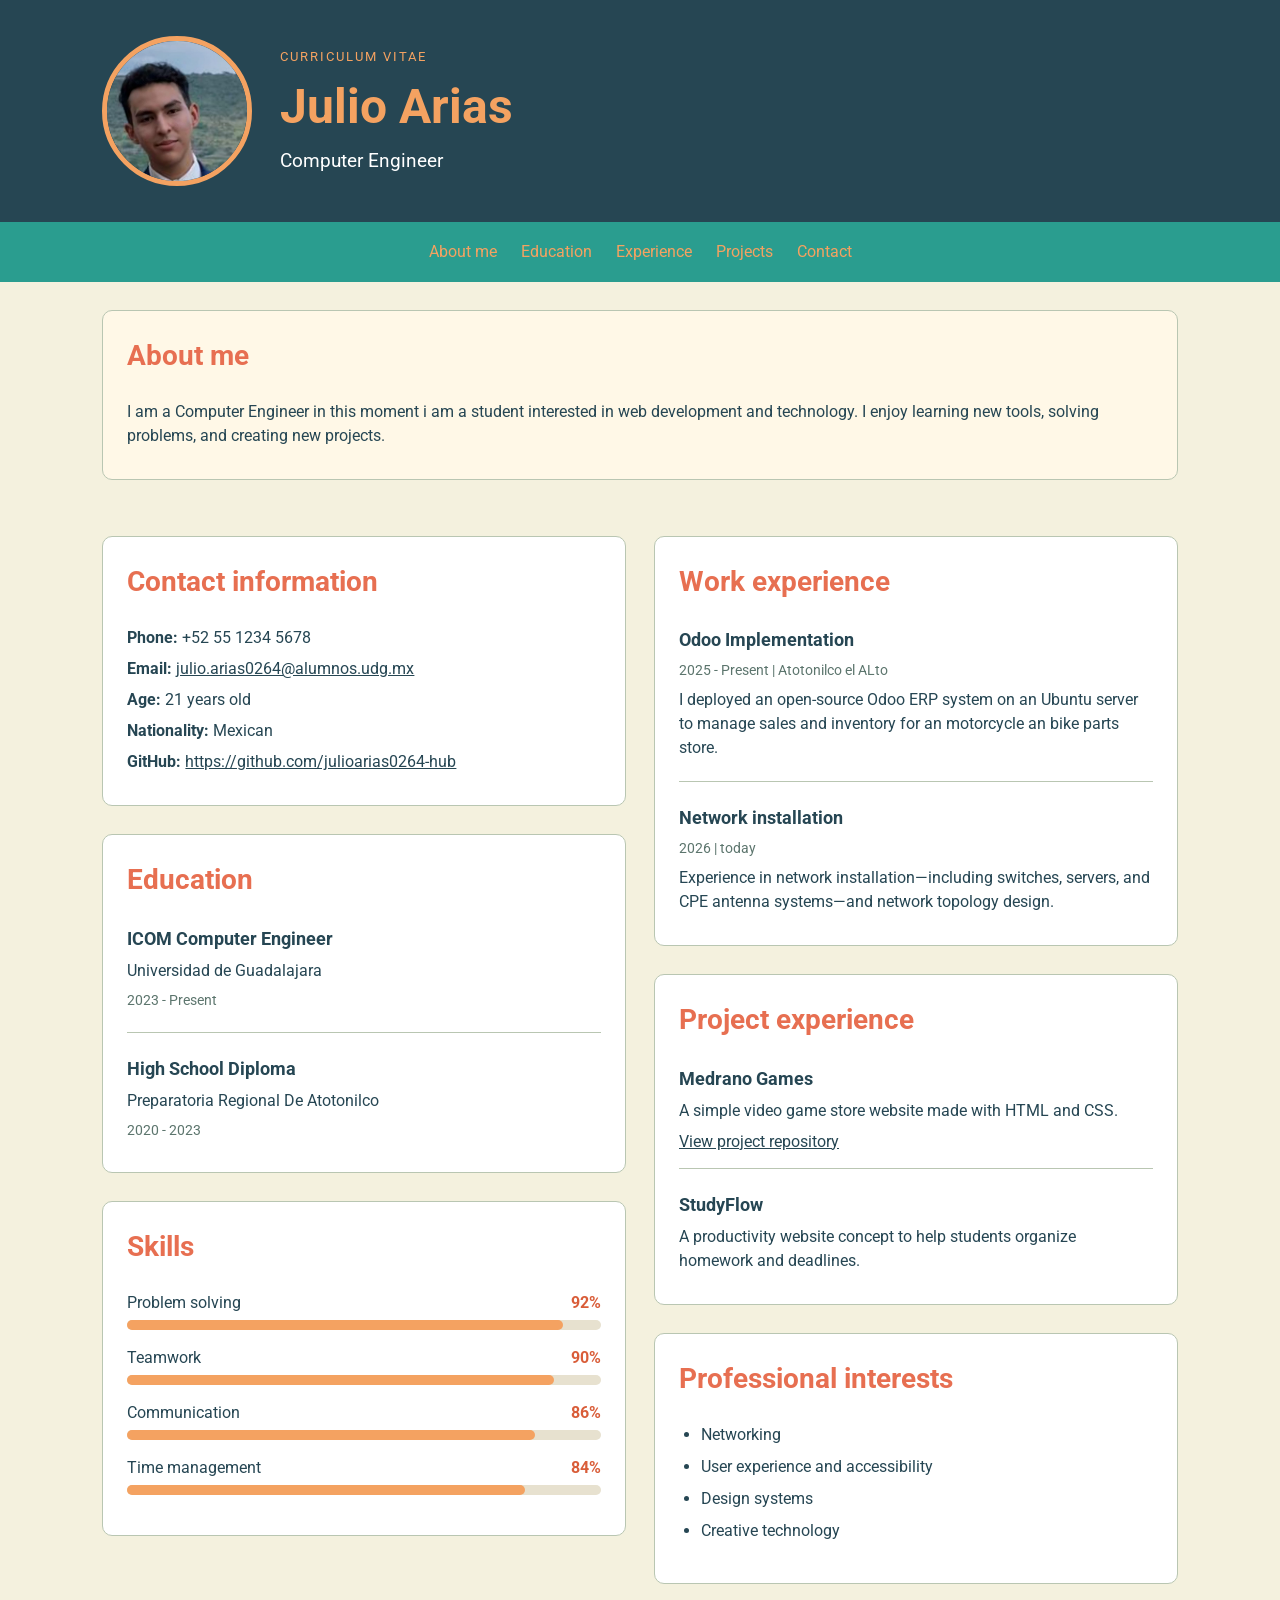
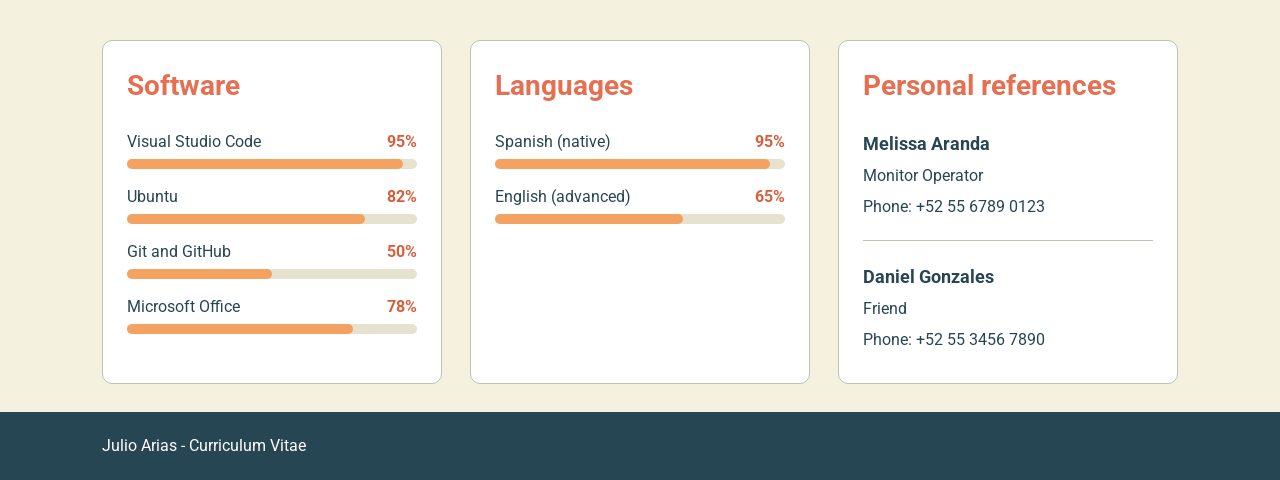
<file: docs/index.html>
<!DOCTYPE html>
<html lang="en">

<head>
    <meta charset="UTF-8">
    <meta name="viewport" content="width=device-width, initial-scale=1.0">
    <title>Julio Arias - Curriculum Vitae</title>
    <link rel="stylesheet" href="style.css?v=2">
</head>

<body>
    <header class="header">
        <img class="profile-photo" src="assets/WhatsApp Image 2026-09-11 at 8.55.36 AM.jpeg"
            alt="Profile photograph of Julio Arias" width="500" height="500">
        <div>
            <p class="small-title">CURRICULUM VITAE</p>
            <h1>Julio Arias</h1>
            <p class="job-title">Computer Engineer</p>
        </div>
    </header>

    <nav class="navigation">
        <a href="#about">About me</a>
        <a href="#education">Education</a>
        <a href="#experience">Experience</a>
        <a href="#projects">Projects</a>
        <a href="#contact">Contact</a>
    </nav>

    <main class="container">
        <section id="about" class="section about-section">
            <h2>About me</h2>
            <p>I am a Computer Engineer in this moment i am a student interested in web development and technology. I
                enjoy learning new
                tools, solving problems, and creating new projects.</p>
        </section>

        <div class="columns">
            <div>
                <section id="contact" class="section info-box">
                    <h2>Contact information</h2>
                    <p><strong>Phone:</strong> +52 55 1234 5678</p>
                    <p><strong>Email:</strong> <a
                            href="mailto:julio.arias0264@alumnos.udg.mx">julio.arias0264@alumnos.udg.mx</a>
                    </p>
                    <p><strong>Age:</strong> 21 years old</p>
                    <p><strong>Nationality:</strong> Mexican</p>
                    <p><strong>GitHub:</strong> <a href="https://github.com" target="_blank"
                            rel="noreferrer">https://github.com/julioarias0264-hub</a></p>
                </section>

                <section id="education" class="section info-box">
                    <h2>Education</h2>
                    <article>
                        <h3> ICOM Computer Engineer</h3>
                        <p>Universidad de Guadalajara</p>
                        <p class="date">2023 - Present</p>
                    </article>
                    <article>
                        <h3>High School Diploma</h3>
                        <p>Preparatoria Regional De Atotonilco</p>
                        <p class="date">2020 - 2023</p>
                    </article>
                </section>

                <section class="section info-box">
                    <h2>Skills</h2>
                    <div class="skill">
                        <p>Problem solving <span>92%</span></p>
                        <div class="bar">
                            <div style="width: 92%"></div>
                        </div>
                    </div>
                    <div class="skill">
                        <p>Teamwork <span>90%</span></p>
                        <div class="bar">
                            <div style="width: 90%"></div>
                        </div>
                    </div>
                    <div class="skill">
                        <p>Communication <span>86%</span></p>
                        <div class="bar">
                            <div style="width: 86%"></div>
                        </div>
                    </div>
                    <div class="skill">
                        <p>Time management <span>84%</span></p>
                        <div class="bar">
                            <div style="width: 84%"></div>
                        </div>
                    </div>
                </section>
            </div>

            <div>
                <section id="experience" class="section info-box">
                    <h2>Work experience</h2>
                    <article>
                        <h3>Odoo Implementation</h3>
                        <p class="date">2025 - Present | Atotonilco el ALto</p>
                        <p>I deployed an open-source Odoo ERP system on an Ubuntu server to manage sales and inventory
                            for an motorcycle an bike parts store.</p>
                    </article>
                    <article>
                        <h3>Network installation</h3>
                        <p class="date"> 2026 | today</p>
                        <p>Experience in network installation—including switches, servers, and CPE antenna systems—and
                            network topology design.</p>
                    </article>
                </section>

                <section id="projects" class="section info-box">
                    <h2>Project experience</h2>
                    <article>
                        <h3>Medrano Games</h3>
                        <p>A simple video game store website made with HTML and CSS.</p>
                        <a href="https://github.com/julioarias0264-hub/HTML_CSS/tree/feature/julio-arias/alumnos/julio-arias">View project repository</a>
                    </article>
                    <article>
                        <h3>StudyFlow</h3>
                        <p>A productivity website concept to help students organize homework and deadlines.</p>
                    </article>
                </section>

                <section class="section info-box">
                    <h2>Professional interests</h2>
                    <ul>
                        <li>Networking</li>
                        <li>User experience and accessibility</li>
                        <li>Design systems</li>
                        <li>Creative technology</li>
                    </ul>
                </section>
            </div>
        </div>

        <div class="columns bottom-columns">
            <section class="section info-box">
                <h2>Software</h2>
                <div class="skill">
                    <p>Visual Studio Code <span>95%</span></p>
                    <div class="bar">
                        <div style="width: 95%"></div>
                    </div>
                </div>
                <div class="skill">
                    <p>Ubuntu <span>82%</span></p>
                    <div class="bar">
                        <div style="width: 82%"></div>
                    </div>
                </div>
                <div class="skill">
                    <p>Git and GitHub <span>50%</span></p>
                    <div class="bar">
                        <div style="width: 50%"></div>
                    </div>
                </div>
                <div class="skill">
                    <p>Microsoft Office <span>78%</span></p>
                    <div class="bar">
                        <div style="width: 78%"></div>
                    </div>
                </div>
            </section>

            <section class="section info-box">
                <h2>Languages</h2>
                <div class="skill">
                    <p>Spanish (native) <span>95%</span></p>
                    <div class="bar">
                        <div style="width: 95%"></div>
                    </div>
                </div>
                <div class="skill">
                    <p>English (advanced) <span>65%</span></p>
                    <div class="bar">
                        <div style="width: 65%"></div>
                    </div>
                </div>
            </section>

            <section class="section info-box">
                <h2>Personal references</h2>
                <article>
                    <h3>Melissa Aranda</h3>
                    <p>Monitor Operator</p>
                    <p>Phone: +52 55 6789 0123</p>
                </article>
                <article>
                    <h3>Daniel Gonzales</h3>
                    <p>Friend</p>
                    <p>Phone: +52 55 3456 7890</p>
                </article>
            </section>
        </div>
    </main>

    <footer class="footer">
        <p>Julio Arias - Curriculum Vitae</p>
    </footer>
</body>

</html>
</file>
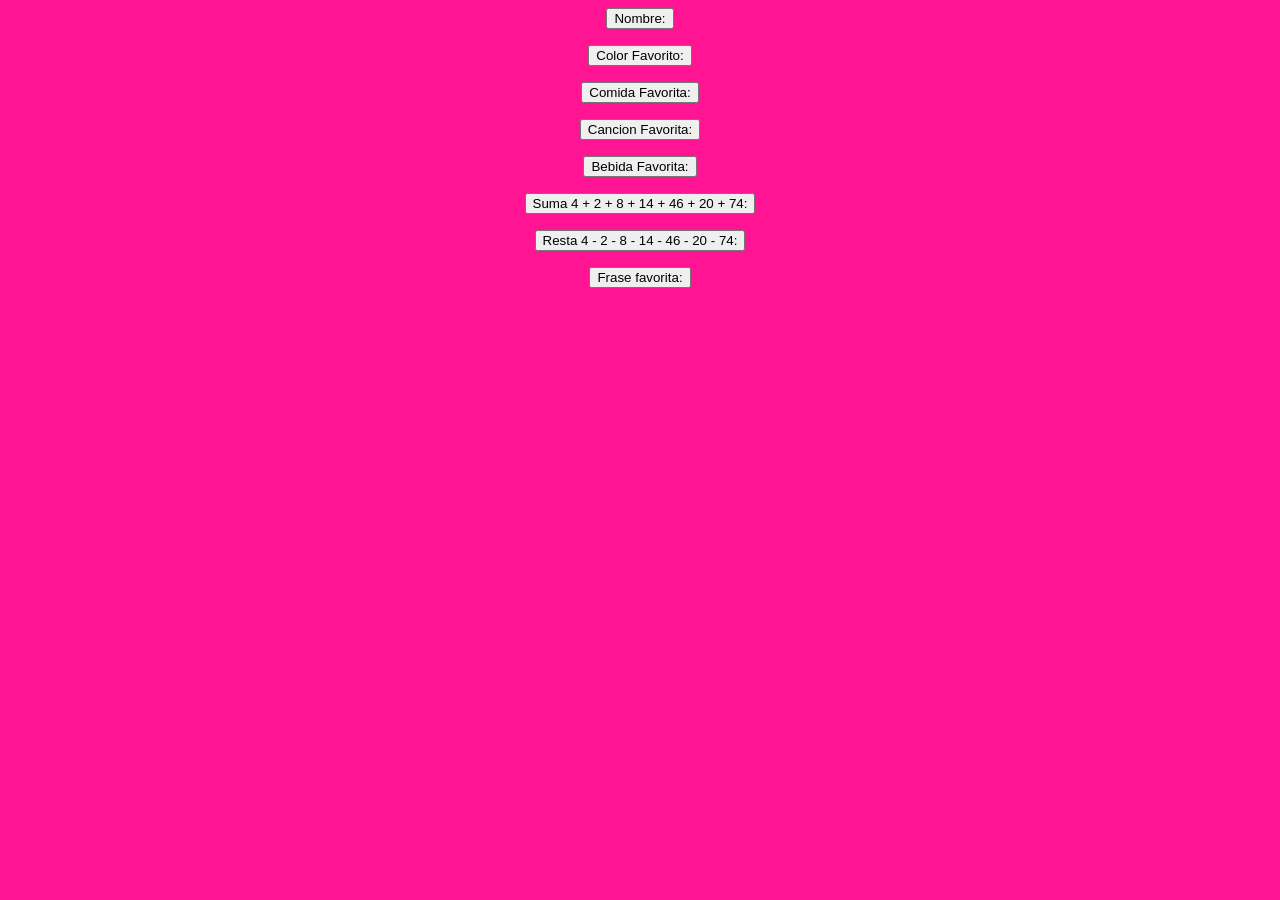
<file: alumnos/Alan_Balderrama/index.html>
<!DOCTYPE html>
<html lang="en">
<head>
    <meta charset="UTF-8">
    <meta name="viewport" content="width=device-width, initial-scale=1.0">
    <title>Document</title>
    <link rel="stylesheet" href="style.css">
</head>
<body>
    



 <div> <button type="button" onclick="nombre()">Nombre:</button> </div> 
 <p id="nombre" ></p>

 <div> <button type="button" onclick="color()">Color Favorito:</button> </div> 
 <p id="color" ></p>

 <div> <button type="button" onclick="comida()">Comida Favorita:</button> </div>
 <p id="comida" ></p>

 <div> <button type="button" onclick="cancion()">Cancion Favorita:</button> </div> 
 <p id="cancion" ></p>

 <div> <button type="button" onclick="bebida()">Bebida Favorita:</button> </div> 
 <p id="bebida" ></p>

 <div> <button type="button" onclick="suma()">Suma 4 + 2 + 8 + 14 + 46 + 20 + 74:</button> </div> 
 <p id="suma" ></p>

 <div> <button type="button" onclick="resta()">Resta 4 - 2 - 8 - 14 - 46 - 20 - 74:</button> </div> 
 <p id="resta" ></p>

 <div> <button type="button" onclick="frase()">Frase favorita:</button> </div> 
 <p id="frase" ></p>



<script src="script.js"> </script>





</body>
</html>
</file>
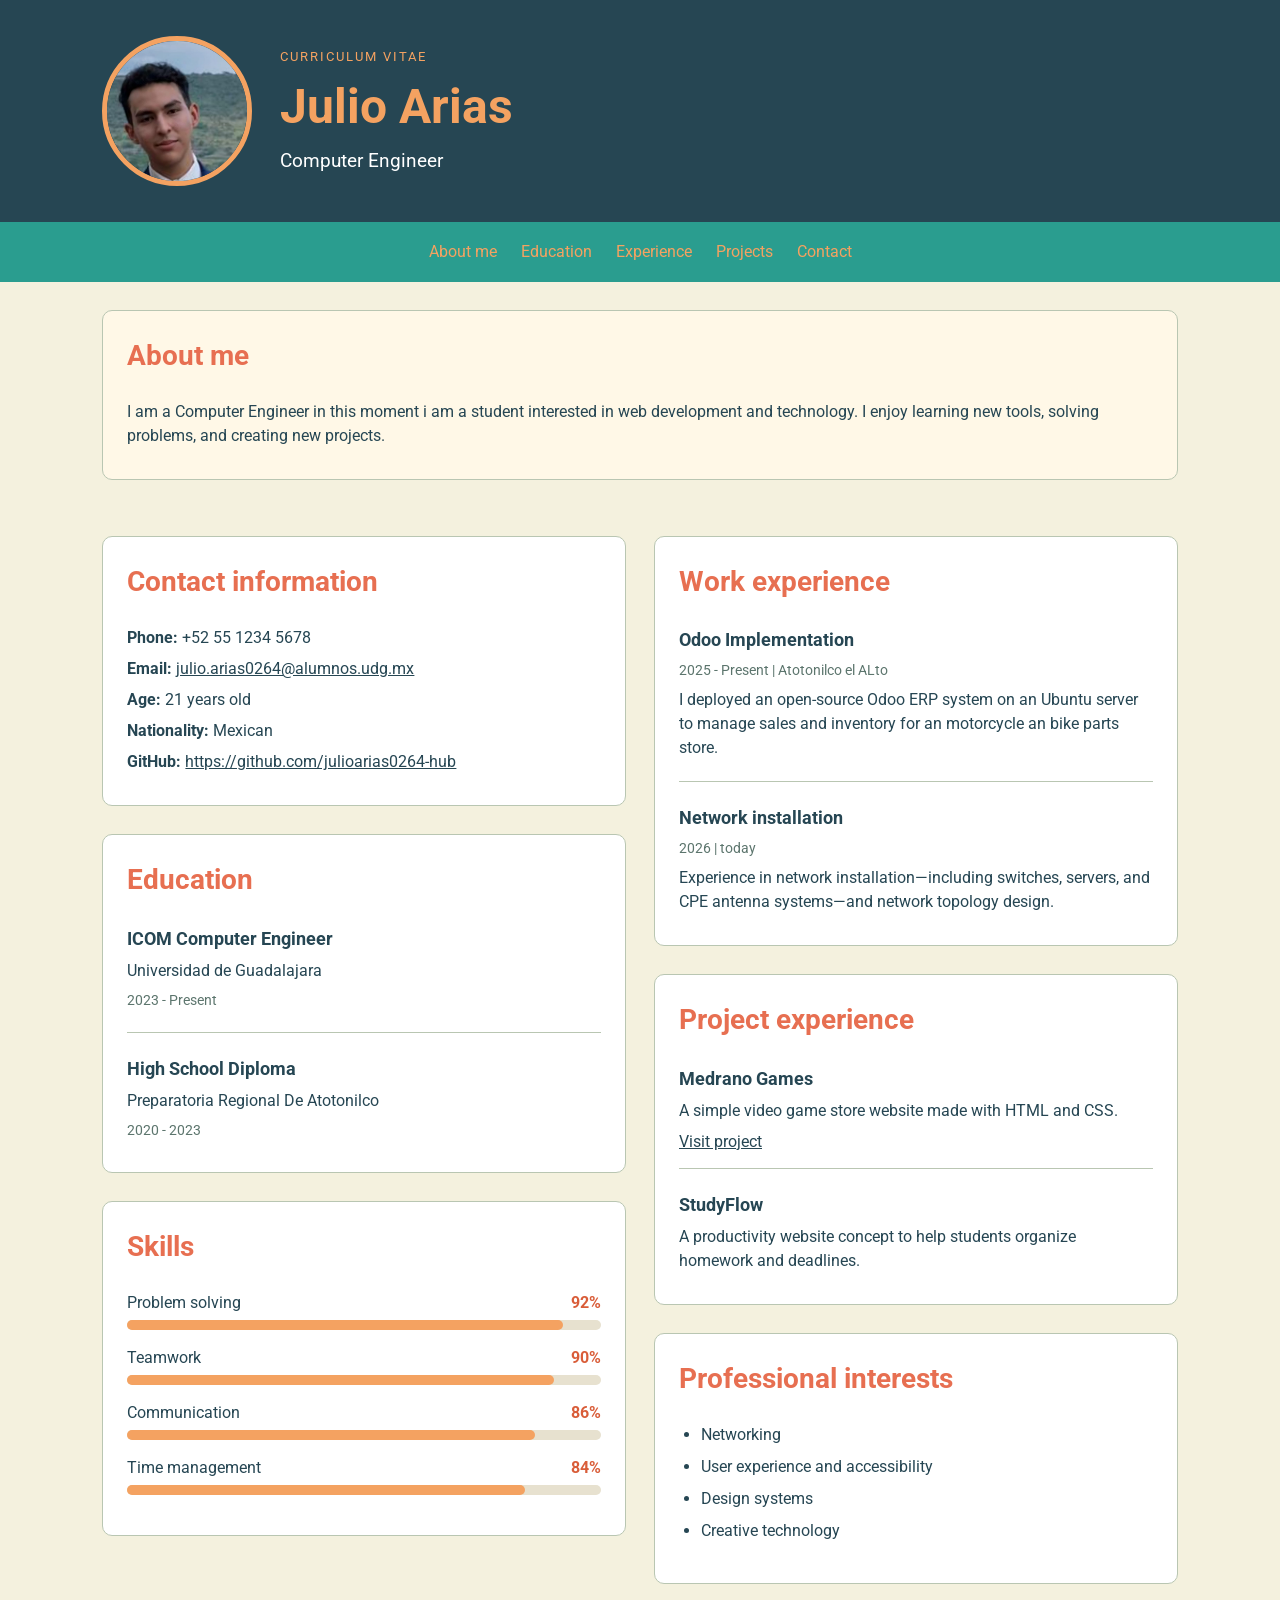
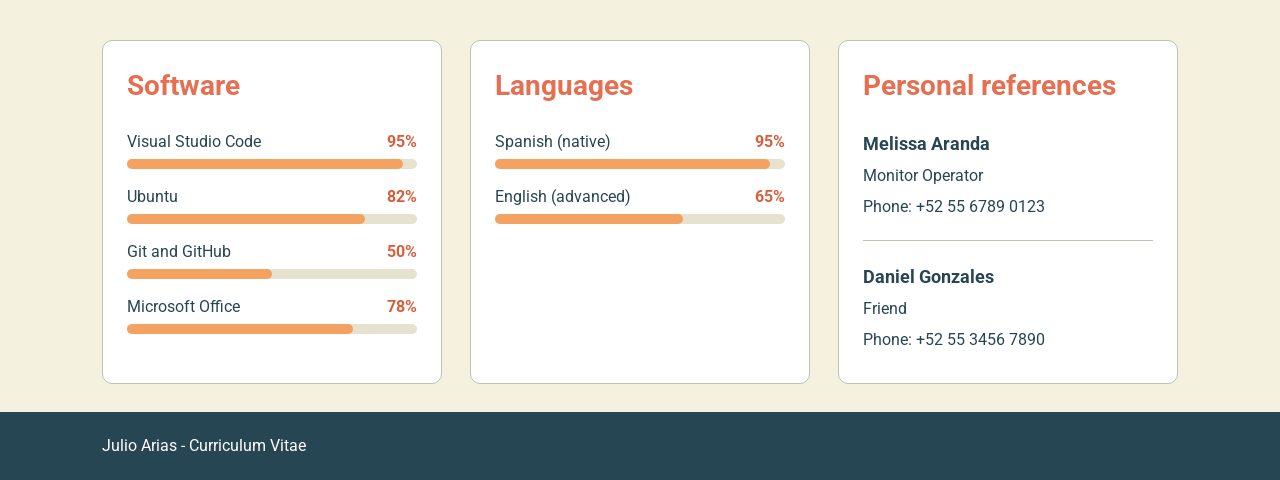
<file: alumnos/julio-arias-cv/index.html>
<!DOCTYPE html>
<html lang="en">

<head>
    <meta charset="UTF-8">
    <meta name="viewport" content="width=device-width, initial-scale=1.0">
    <title>Julio Arias - Curriculum Vitae</title>
    <link rel="stylesheet" href="style.css">
</head>

<body>
    <header class="header">
        <img class="profile-photo" src="assets/WhatsApp Image 2026-09-11 at 8.55.36 AM.jpeg"
            alt="Profile photograph of Julio Arias" width="500" height="500">
        <div>
            <p class="small-title">CURRICULUM VITAE</p>
            <h1>Julio Arias</h1>
            <p class="job-title">Computer Engineer</p>
        </div>
    </header>

    <nav class="navigation">
        <a href="#about">About me</a>
        <a href="#education">Education</a>
        <a href="#experience">Experience</a>
        <a href="#projects">Projects</a>
        <a href="#contact">Contact</a>
    </nav>

    <main class="container">
        <section id="about" class="section about-section">
            <h2>About me</h2>
            <p>I am a Computer Engineer in this moment i am a student interested in web development and technology. I
                enjoy learning new
                tools, solving problems, and creating new projects.</p>
        </section>

        <div class="columns">
            <div>
                <section id="contact" class="section info-box">
                    <h2>Contact information</h2>
                    <p><strong>Phone:</strong> +52 55 1234 5678</p>
                    <p><strong>Email:</strong> <a
                            href="mailto:julio.arias0264@alumnos.udg.mx">julio.arias0264@alumnos.udg.mx</a>
                    </p>
                    <p><strong>Age:</strong> 21 years old</p>
                    <p><strong>Nationality:</strong> Mexican</p>
                    <p><strong>GitHub:</strong> <a href="https://github.com" target="_blank"
                            rel="noreferrer">https://github.com/julioarias0264-hub</a></p>
                </section>

                <section id="education" class="section info-box">
                    <h2>Education</h2>
                    <article>
                        <h3> ICOM Computer Engineer</h3>
                        <p>Universidad de Guadalajara</p>
                        <p class="date">2023 - Present</p>
                    </article>
                    <article>
                        <h3>High School Diploma</h3>
                        <p>Preparatoria Regional De Atotonilco</p>
                        <p class="date">2020 - 2023</p>
                    </article>
                </section>

                <section class="section info-box">
                    <h2>Skills</h2>
                    <div class="skill">
                        <p>Problem solving <span>92%</span></p>
                        <div class="bar">
                            <div style="width: 92%"></div>
                        </div>
                    </div>
                    <div class="skill">
                        <p>Teamwork <span>90%</span></p>
                        <div class="bar">
                            <div style="width: 90%"></div>
                        </div>
                    </div>
                    <div class="skill">
                        <p>Communication <span>86%</span></p>
                        <div class="bar">
                            <div style="width: 86%"></div>
                        </div>
                    </div>
                    <div class="skill">
                        <p>Time management <span>84%</span></p>
                        <div class="bar">
                            <div style="width: 84%"></div>
                        </div>
                    </div>
                </section>
            </div>

            <div>
                <section id="experience" class="section info-box">
                    <h2>Work experience</h2>
                    <article>
                        <h3>Odoo Implementation</h3>
                        <p class="date">2025 - Present | Atotonilco el ALto</p>
                        <p>I deployed an open-source Odoo ERP system on an Ubuntu server to manage sales and inventory
                            for an motorcycle an bike parts store.</p>
                    </article>
                    <article>
                        <h3>Network installation</h3>
                        <p class="date"> 2026 | today</p>
                        <p>Experience in network installation—including switches, servers, and CPE antenna systems—and
                            network topology design.</p>
                    </article>
                </section>

                <section id="projects" class="section info-box">
                    <h2>Project experience</h2>
                    <article>
                        <h3>Medrano Games</h3>
                        <p>A simple video game store website made with HTML and CSS.</p>
                        <a href="../julio-arias/index.html">Visit project</a>
                    </article>
                    <article>
                        <h3>StudyFlow</h3>
                        <p>A productivity website concept to help students organize homework and deadlines.</p>
                    </article>
                </section>

                <section class="section info-box">
                    <h2>Professional interests</h2>
                    <ul>
                        <li>Networking</li>
                        <li>User experience and accessibility</li>
                        <li>Design systems</li>
                        <li>Creative technology</li>
                    </ul>
                </section>
            </div>
        </div>

        <div class="columns bottom-columns">
            <section class="section info-box">
                <h2>Software</h2>
                <div class="skill">
                    <p>Visual Studio Code <span>95%</span></p>
                    <div class="bar">
                        <div style="width: 95%"></div>
                    </div>
                </div>
                <div class="skill">
                    <p>Ubuntu <span>82%</span></p>
                    <div class="bar">
                        <div style="width: 82%"></div>
                    </div>
                </div>
                <div class="skill">
                    <p>Git and GitHub <span>50%</span></p>
                    <div class="bar">
                        <div style="width: 50%"></div>
                    </div>
                </div>
                <div class="skill">
                    <p>Microsoft Office <span>78%</span></p>
                    <div class="bar">
                        <div style="width: 78%"></div>
                    </div>
                </div>
            </section>

            <section class="section info-box">
                <h2>Languages</h2>
                <div class="skill">
                    <p>Spanish (native) <span>95%</span></p>
                    <div class="bar">
                        <div style="width: 95%"></div>
                    </div>
                </div>
                <div class="skill">
                    <p>English (advanced) <span>65%</span></p>
                    <div class="bar">
                        <div style="width: 65%"></div>
                    </div>
                </div>
            </section>

            <section class="section info-box">
                <h2>Personal references</h2>
                <article>
                    <h3>Melissa Aranda</h3>
                    <p>Monitor Operator</p>
                    <p>Phone: +52 55 6789 0123</p>
                </article>
                <article>
                    <h3>Daniel Gonzales</h3>
                    <p>Friend</p>
                    <p>Phone: +52 55 3456 7890</p>
                </article>
            </section>
        </div>
    </main>

    <footer class="footer">
        <p>Julio Arias - Curriculum Vitae</p>
    </footer>
</body>

</html>
</file>
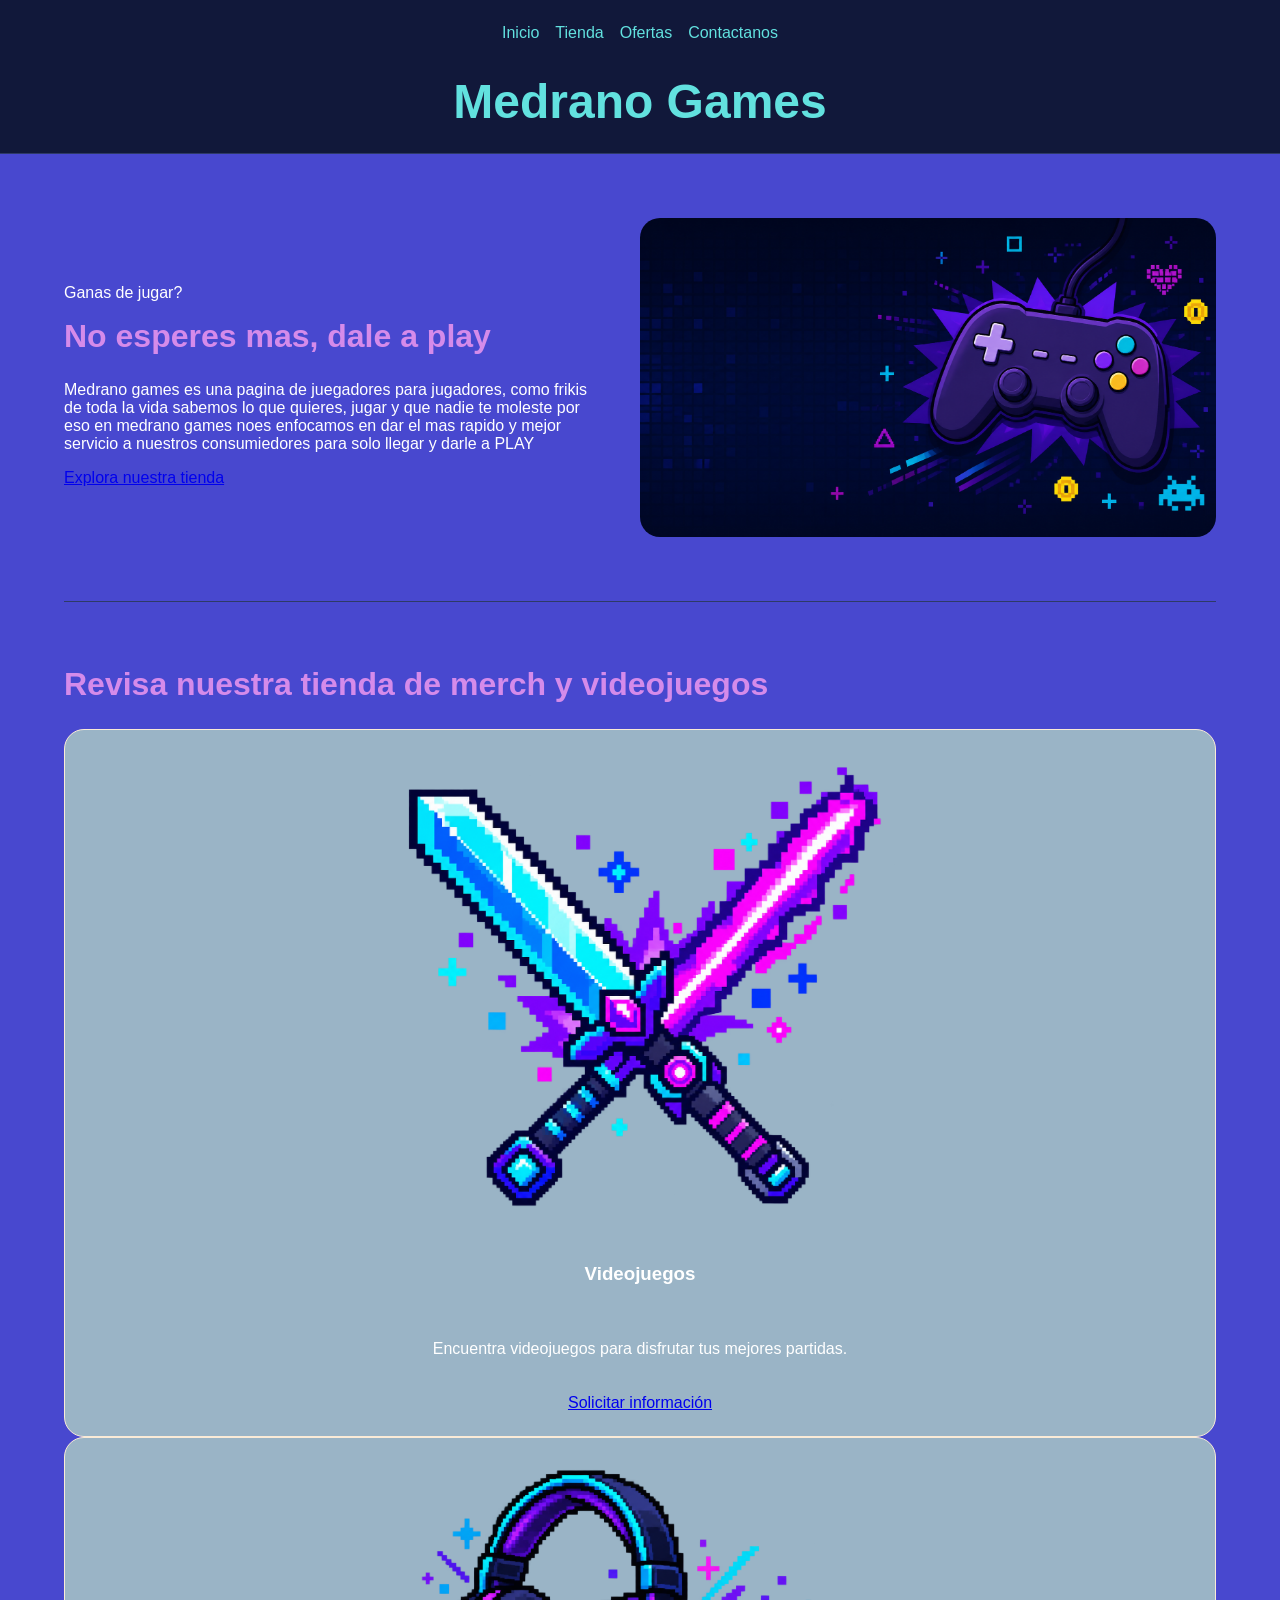
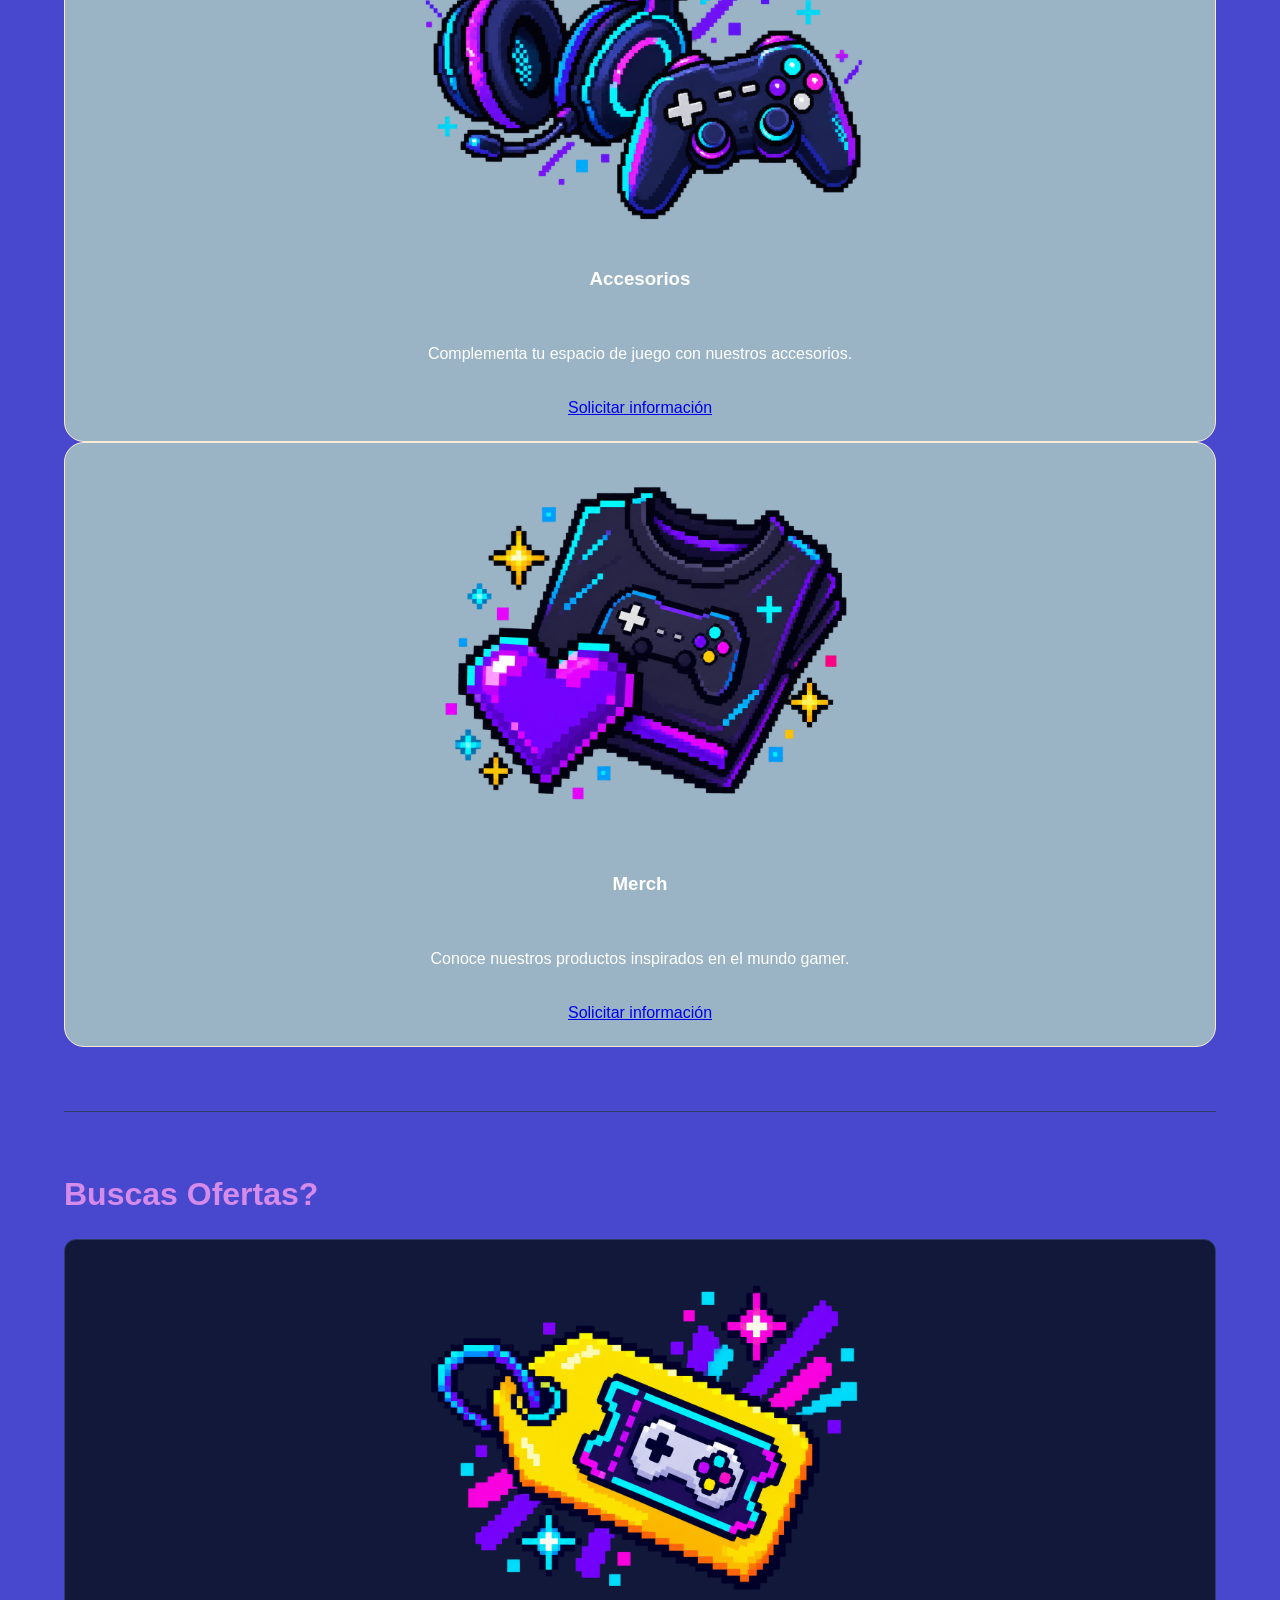
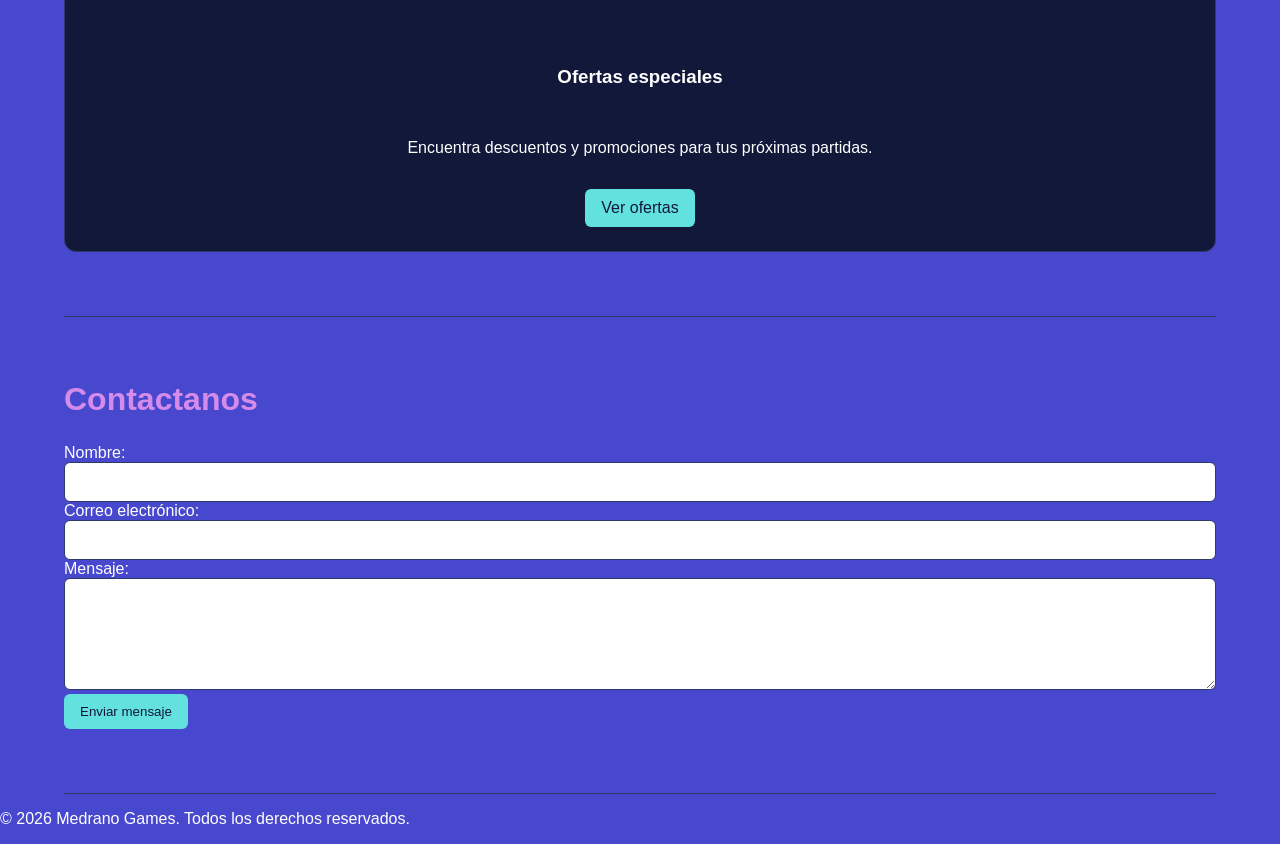
<file: alumnos/julio-arias/index.html>
<!DOCTYPE html>
<html lang="es">

<head>
    <meta charset="UTF-8">
    <meta name="viewport" content="width=device-width, initial-scale=1.0">
    <title>Medrano Games</title>
    <link rel="stylesheet" href="style.css">
</head>

<body>
    <header>
        <nav>
            <a href="#inicio">Inicio</a>
            <a href="#tienda">Tienda</a>
            <a href="#ofertas">Ofertas</a>
            <a href="#contacto">Contactanos</a>
        </nav>
        <h1>Medrano Games</h1>
    </header>
    <main>
        <section id="inicio">
            <div>
                <p>Ganas de jugar?</p>
                <h2>No esperes mas, dale a play</h2>
                <p>Medrano games es una pagina de juegadores para jugadores, como frikis de toda la vida sabemos lo que
                    quieres, jugar y que nadie te moleste por eso en medrano games noes enfocamos en dar el mas rapido y
                    mejor servicio a nuestros consumiedores para solo llegar y darle a PLAY </p>
                <a href="#tienda">Explora nuestra tienda</a>
            </div>
            <img src="assets/medrano-hero.png" alt="Control de videojuegoscon luces neon">
        </section>
        <section id="tienda">
            <h2>Revisa nuestra tienda de merch y videojuegos</h2>
            <article>
                <img src="assets/medrano-games.png" alt="Videojuegos disponibles en Medrano Games">
                <h3>Videojuegos</h3>
                <p>Encuentra videojuegos para disfrutar tus mejores partidas.</p>
                <a href="#contacto">Solicitar información</a>
            </article>
            <article>
                <img src="assets/medrano-accessories.png" alt="Accesorios para videojuegos">
                <h3>Accesorios</h3>
                <p>Complementa tu espacio de juego con nuestros accesorios.</p>
                <a href="#contacto">Solicitar información</a>
            </article>
            <article>
                <img src="assets/medrano-merch.png" alt="Productos de merch de Medrano Games">
                <h3>Merch</h3>
                <p>Conoce nuestros productos inspirados en el mundo gamer.</p>
                <a href="#contacto">Solicitar información</a>
            </article>
        </section>
        <section id="ofertas">
            <h2>Buscas Ofertas?</h2>
            <article>
                <img src="assets/medrano-sale.png" alt="Ofertas especiales de videojuegos">
                <h3>Ofertas especiales</h3>
                <p>Encuentra descuentos y promociones para tus próximas partidas.</p>
                <a href="#contacto">Ver ofertas</a>
            </article>
        </section>
        <section id="contacto">
            <h2>Contactanos</h2>

            <form action="#" method="post">
                <label for="nombre">Nombre:</label>
                <input type="text" id="nombre" name="nombre" required>

                <label for="correo">Correo electrónico:</label>
                <input type="email" id="correo" name="correo" required>

                <label for="mensaje">Mensaje:</label>
                <textarea id="mensaje" name="mensaje" rows="5" required></textarea>

                <button type="submit">Enviar mensaje</button>
            </form>
        </section>
    </main>
    <footer>
        <p>&copy; 2026 Medrano Games. Todos los derechos reservados.</p>
    </footer>
</body>

</html>
</file>
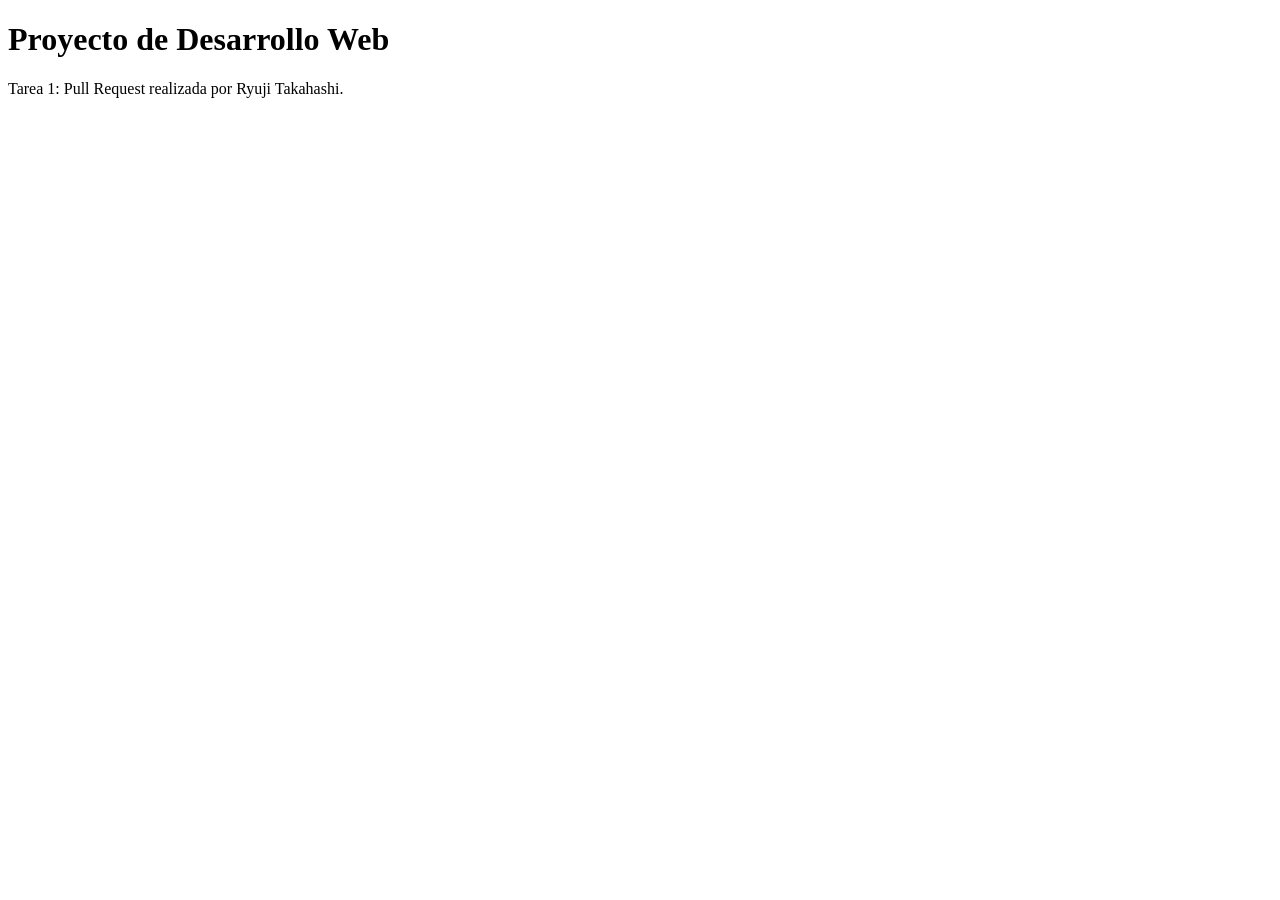
<file: alumnos/Ryuji-Takahashi/index.html>
<!DOCTYPE html>
<html lang="es">
<head>
    <meta charset="UTF-8">
    <meta name="viewport" content="width=device-width, initial-scale=1.0">
    <title>Tarea 1 - Pull Request</title>
</head>
<body>
    <header>
        <h1>Proyecto de Desarrollo Web</h1>
    </header>
    <main>
        <p>Tarea 1: Pull Request realizada por Ryuji Takahashi.</p>
    </main>
</body>
</html>
</file>
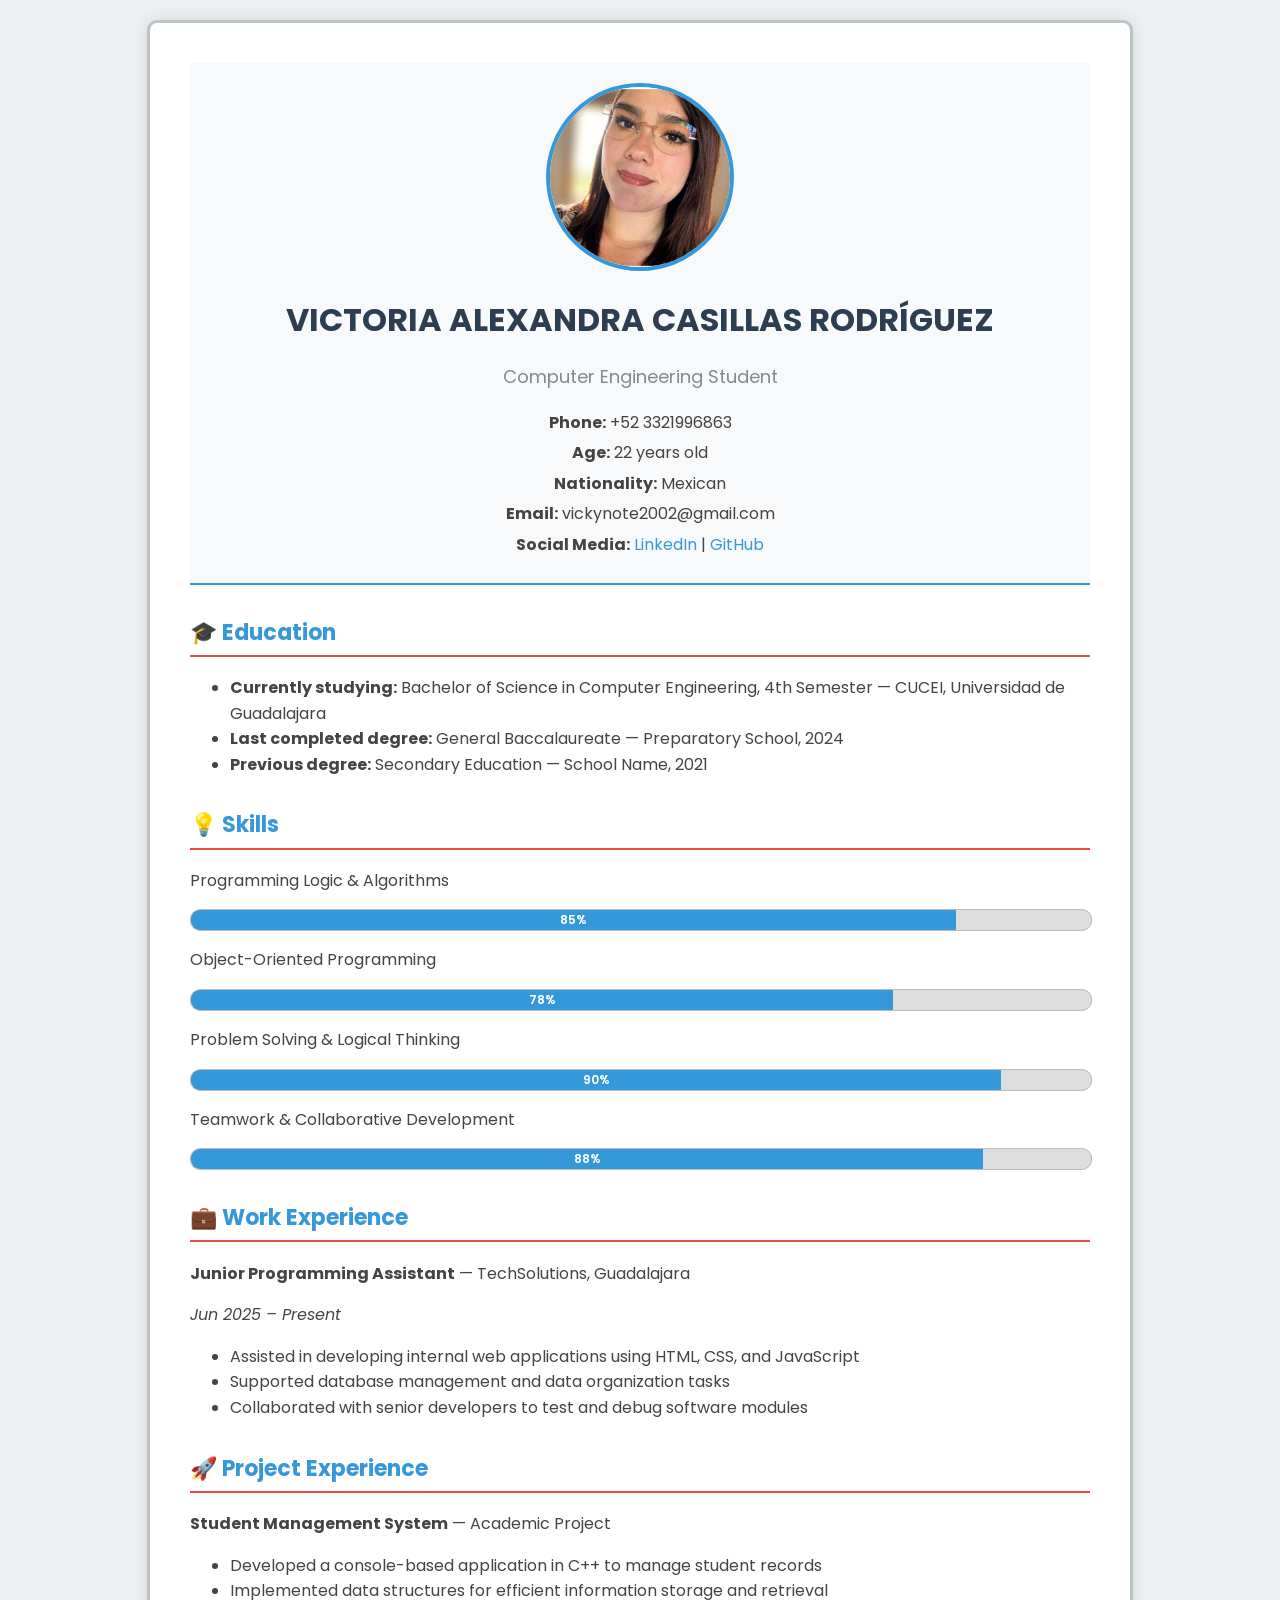
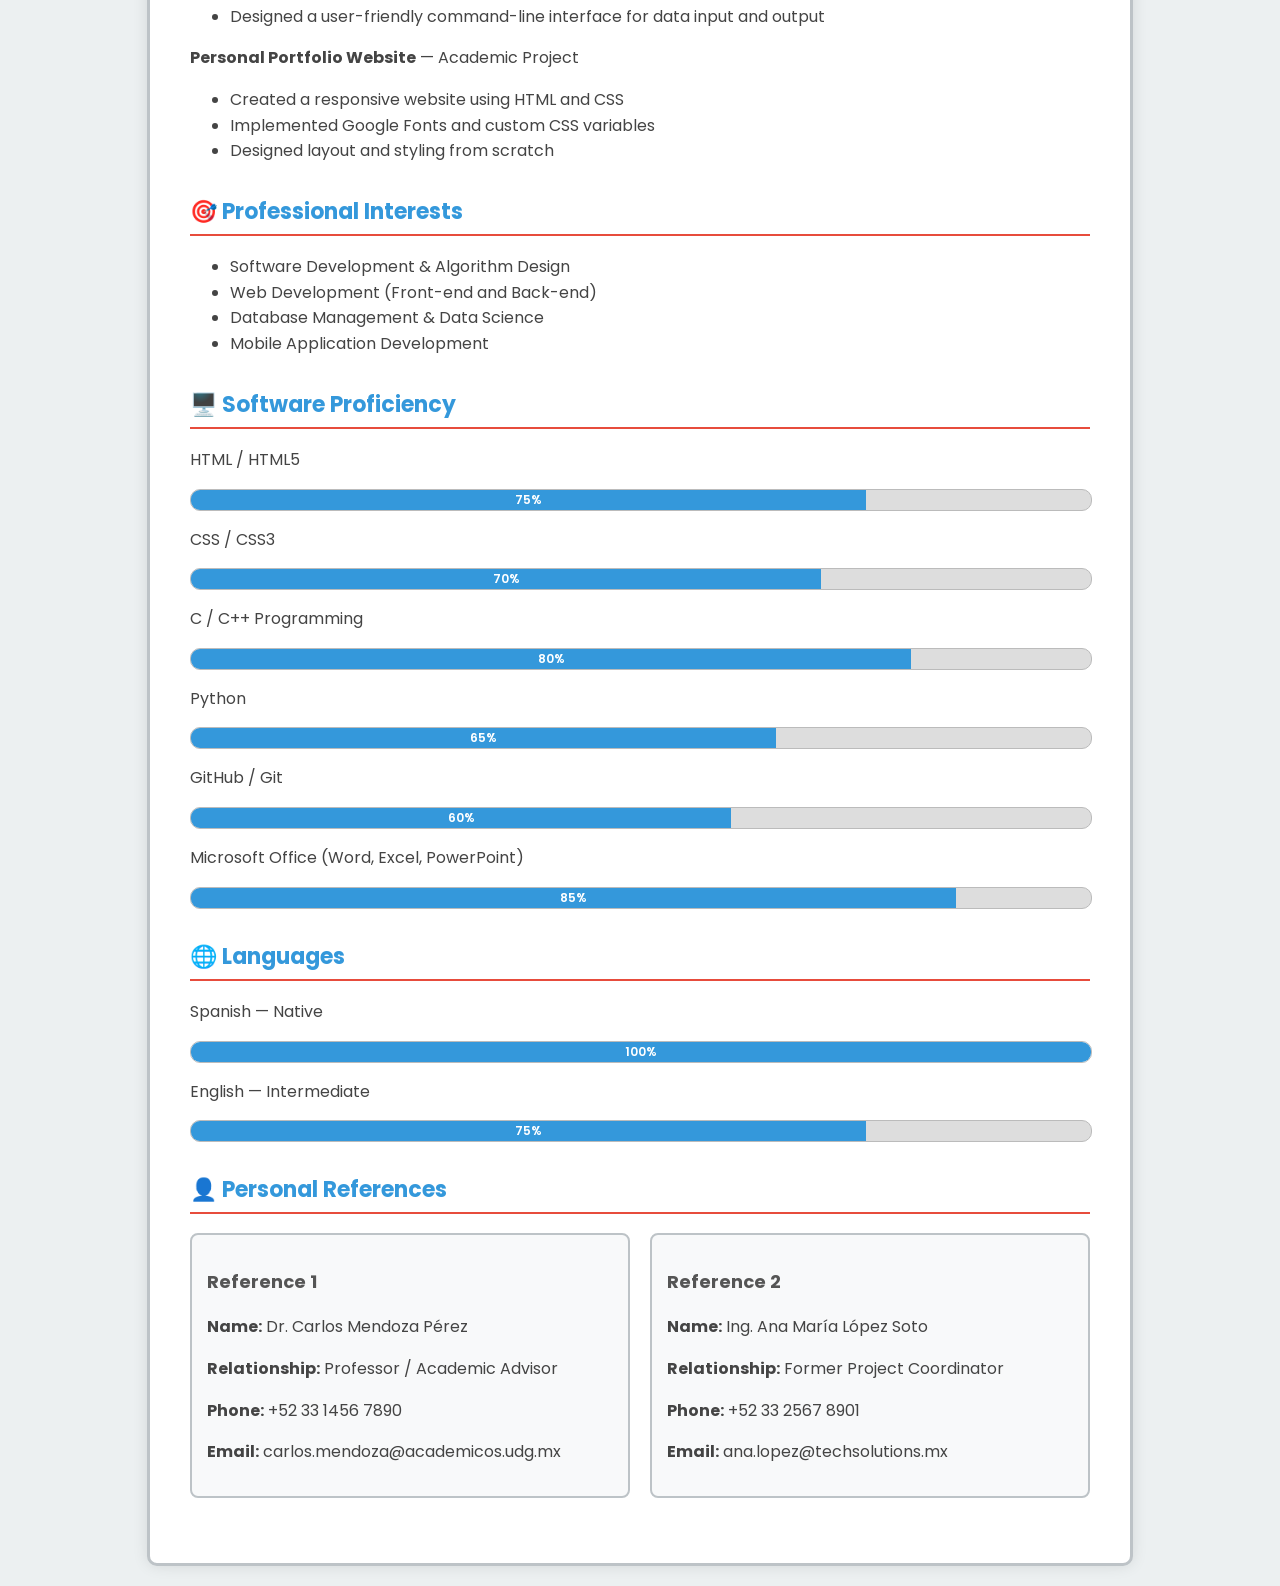
<file: alumnos/Victoria_Alexandra_Casillas_Rodriguez/index.html>
<!DOCTYPE html>
<html lang="en">
<head>
    <meta charset="UTF-8">
    <meta name="viewport" content="width=device-width, initial-scale=1.0">
    <title>Curriculum Vitae - Victoria Alexandra Casillas Rodríguez</title>
    
    <!-- Google Fonts -->
    <link rel="preconnect" href="https://fonts.googleapis.com">
    <link rel="preconnect" href="https://fonts.gstatic.com" crossorigin>
    <link href="https://fonts.googleapis.com/css2?family=Poppins:wght@300;400;600;700&display=swap" rel="stylesheet">
    
    <style>
        /* Custom CSS Variables */
        :root {
            --primary-color: #2c3e50;
            --secondary-color: #3498db;
            --accent-color: #e74c3c;
            --light-bg: #f8f9fa;
            --text-dark: #333333;
            --border-color: #bdc3c7;
        }

        /* Inheritance: body sets font for all child elements */
        body {
            font-family: 'Poppins', sans-serif;
            background-color: #ecf0f1;
            color: var(--text-dark);
            margin: 0;
            padding: 20px;
            line-height: 1.6;
        }

        .container {
            max-width: 900px;
            margin: 0 auto;
            background-color: #ffffff;
            padding: 40px;
            border: 3px solid var(--border-color);
            border-radius: 10px;
            box-shadow: 0 0 15px rgba(0,0,0,0.1);
        }

        header {
            text-align: center;
            padding-bottom: 30px;
            border-bottom: 2px solid var(--secondary-color);
            background-color: var(--light-bg);
            padding: 20px;
        }

        .profile-img {
            width: 180px;
            height: 180px;
            border-radius: 50%;
            border: 4px solid var(--secondary-color);
            object-fit: cover;
        }

        h1 {
            color: var(--primary-color);
            font-size: 32px;
            margin: 15px 0 5px;
        }

        h2 {
            color: var(--secondary-color);
            font-size: 22px;
            border-bottom: 2px solid var(--accent-color);
            padding-bottom: 5px;
            margin-top: 30px;
        }

        h3 {
            font-size: 18px;
            color: #555555;
        }

        p, li {
            font-size: 16px;
            color: #444444;
        }

        .contact-info p {
            margin: 5px 0;
        }

        .progress-bar {
            width: 100%;
            height: 20px;
            background-color: #ddd;
            border-radius: 10px;
            overflow: hidden;
            border: 1px solid #bbb;
        }

        .progress {
            height: 100%;
            background-color: var(--secondary-color);
            text-align: center;
            color: white;
            line-height: 20px;
            font-size: 12px;
            font-weight: 600;
        }

        .section {
            margin-bottom: 25px;
        }

        .references {
            display: flex;
            justify-content: space-between;
            flex-wrap: wrap;
            gap: 20px;
        }

        .reference-card {
            flex: 1;
            min-width: 250px;
            border: 2px solid var(--border-color);
            padding: 15px;
            border-radius: 8px;
            background-color: var(--light-bg);
        }

        a {
            color: var(--secondary-color);
            text-decoration: none;
        }
        a:hover {
            text-decoration: underline;
        }
    </style>
</head>
<body>
    <div class="container">
        <!-- HEADER: Photo + Name + Contact -->
        <header>
            <img src="foto.jpg" alt="Victoria Alexandra Casillas Rodríguez" class="profile-img">
            <h1>VICTORIA ALEXANDRA CASILLAS RODRÍGUEZ</h1>
            <p style="font-size: 18px; color: #7f8c8d;">Computer Engineering Student</p>
            
            <div class="contact-info">
                <p><strong>Phone:</strong> +52 3321996863</p>
                <p><strong>Age:</strong> 22 years old</p>
                <p><strong>Nationality:</strong> Mexican</p>
                <p><strong>Email:</strong> vickynote2002@gmail.com</p>
                <p><strong>Social Media:</strong> <a href="#">LinkedIn</a> | <a href="#">GitHub</a></p>
            </div>
        </header>

        <!-- EDUCATION -->
        <section class="section">
            <h2>🎓 Education</h2>
            <ul>
                <li><strong>Currently studying:</strong> Bachelor of Science in Computer Engineering, 4th Semester — CUCEI, Universidad de Guadalajara</li>
                <li><strong>Last completed degree:</strong> General Baccalaureate — Preparatory School, 2024</li>
                <li><strong>Previous degree:</strong> Secondary Education — School Name, 2021</li>
            </ul>
        </section>

        <!-- SKILLS (Computer Science related) -->
        <section class="section">
            <h2>💡 Skills</h2>
            <p>Programming Logic & Algorithms</p>
            <div class="progress-bar"><div class="progress" style="width: 85%;">85%</div></div>
            
            <p>Object-Oriented Programming</p>
            <div class="progress-bar"><div class="progress" style="width: 78%;">78%</div></div>
            
            <p>Problem Solving & Logical Thinking</p>
            <div class="progress-bar"><div class="progress" style="width: 90%;">90%</div></div>
            
            <p>Teamwork & Collaborative Development</p>
            <div class="progress-bar"><div class="progress" style="width: 88%;">88%</div></div>
        </section>

        <!-- WORK EXPERIENCE (invented) -->
        <section class="section">
            <h2>💼 Work Experience</h2>
            <p><strong>Junior Programming Assistant</strong> — TechSolutions, Guadalajara</p>
            <p style="font-style: italic;">Jun 2025 – Present</p>
            <ul>
                <li>Assisted in developing internal web applications using HTML, CSS, and JavaScript</li>
                <li>Supported database management and data organization tasks</li>
                <li>Collaborated with senior developers to test and debug software modules</li>
            </ul>
        </section>

        <!-- PROJECT EXPERIENCE (invented) -->
        <section class="section">
            <h2>🚀 Project Experience</h2>
            <p><strong>Student Management System</strong> — Academic Project</p>
            <ul>
                <li>Developed a console-based application in C++ to manage student records</li>
                <li>Implemented data structures for efficient information storage and retrieval</li>
                <li>Designed a user-friendly command-line interface for data input and output</li>
            </ul>
            
            <p><strong>Personal Portfolio Website</strong> — Academic Project</p>
            <ul>
                <li>Created a responsive website using HTML and CSS</li>
                <li>Implemented Google Fonts and custom CSS variables</li>
                <li>Designed layout and styling from scratch</li>
            </ul>
        </section>

        <!-- PROFESSIONAL INTERESTS -->
        <section class="section">
            <h2>🎯 Professional Interests</h2>
            <ul>
                <li>Software Development & Algorithm Design</li>
                <li>Web Development (Front-end and Back-end)</li>
                <li>Database Management & Data Science</li>
                <li>Mobile Application Development</li>
            </ul>
        </section>

        <!-- SOFTWARE SKILLS (Computer Science related) -->
        <section class="section">
            <h2>🖥️ Software Proficiency</h2>
            <p>HTML / HTML5</p>
            <div class="progress-bar"><div class="progress" style="width: 75%;">75%</div></div>
            
            <p>CSS / CSS3</p>
            <div class="progress-bar"><div class="progress" style="width: 70%;">70%</div></div>
            
            <p>C / C++ Programming</p>
            <div class="progress-bar"><div class="progress" style="width: 80%;">80%</div></div>
            
            <p>Python</p>
            <div class="progress-bar"><div class="progress" style="width: 65%;">65%</div></div>
            
            <p>GitHub / Git</p>
            <div class="progress-bar"><div class="progress" style="width: 60%;">60%</div></div>
            
            <p>Microsoft Office (Word, Excel, PowerPoint)</p>
            <div class="progress-bar"><div class="progress" style="width: 85%;">85%</div></div>
        </section>

        <!-- LANGUAGES -->
        <section class="section">
            <h2>🌐 Languages</h2>
            <p>Spanish — Native</p>
            <div class="progress-bar"><div class="progress" style="width: 100%;">100%</div></div>
            
            <p>English — Intermediate</p>
            <div class="progress-bar"><div class="progress" style="width: 75%;">75%</div></div>
        </section>

        <!-- PERSONAL REFERENCES (invented) -->
        <section class="section">
            <h2>👤 Personal References</h2>
            <div class="references">
                <div class="reference-card">
                    <h3>Reference 1</h3>
                    <p><strong>Name:</strong> Dr. Carlos Mendoza Pérez</p>
                    <p><strong>Relationship:</strong> Professor / Academic Advisor</p>
                    <p><strong>Phone:</strong> +52 33 1456 7890</p>
                    <p><strong>Email:</strong> carlos.mendoza@academicos.udg.mx</p>
                </div>
                <div class="reference-card">
                    <h3>Reference 2</h3>
                    <p><strong>Name:</strong> Ing. Ana María López Soto</p>
                    <p><strong>Relationship:</strong> Former Project Coordinator</p>
                    <p><strong>Phone:</strong> +52 33 2567 8901</p>
                    <p><strong>Email:</strong> ana.lopez@techsolutions.mx</p>
                </div>
            </div>
        </section>
    </div>
</body>
</html>
</file>
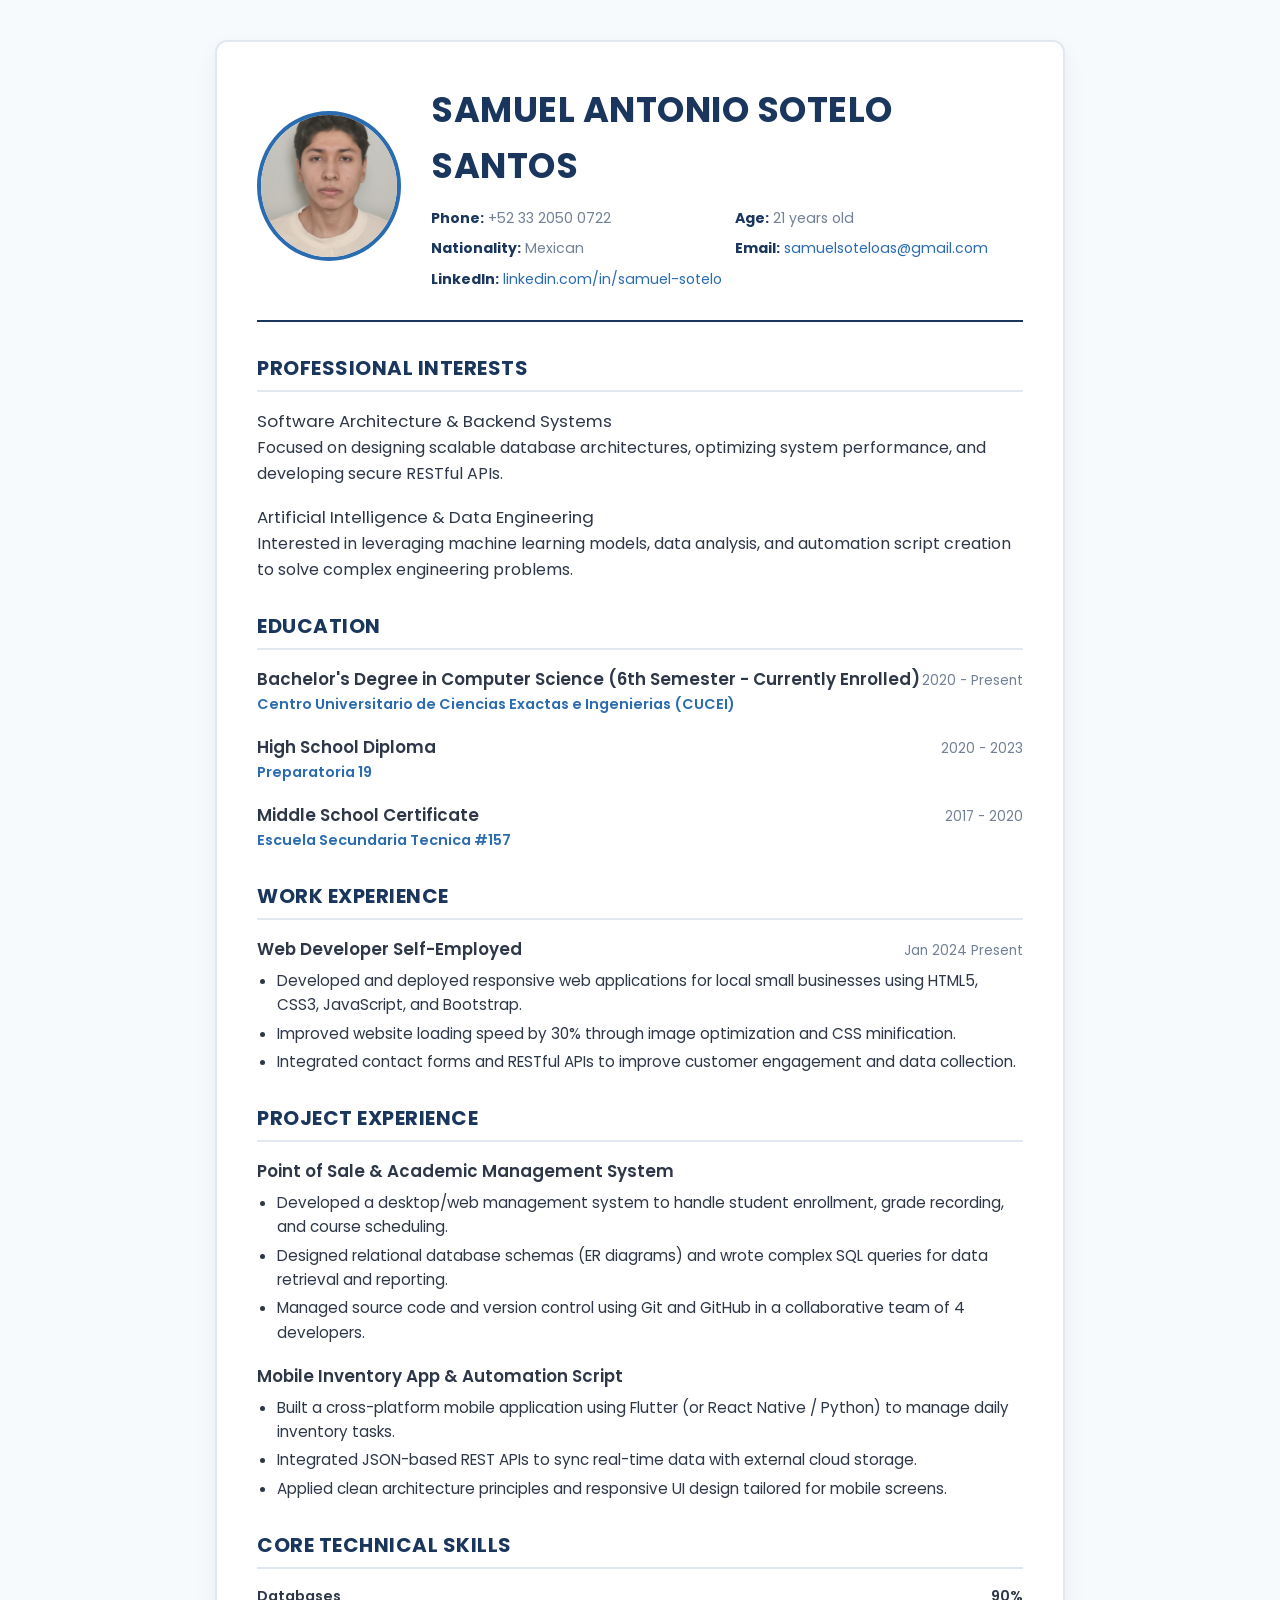
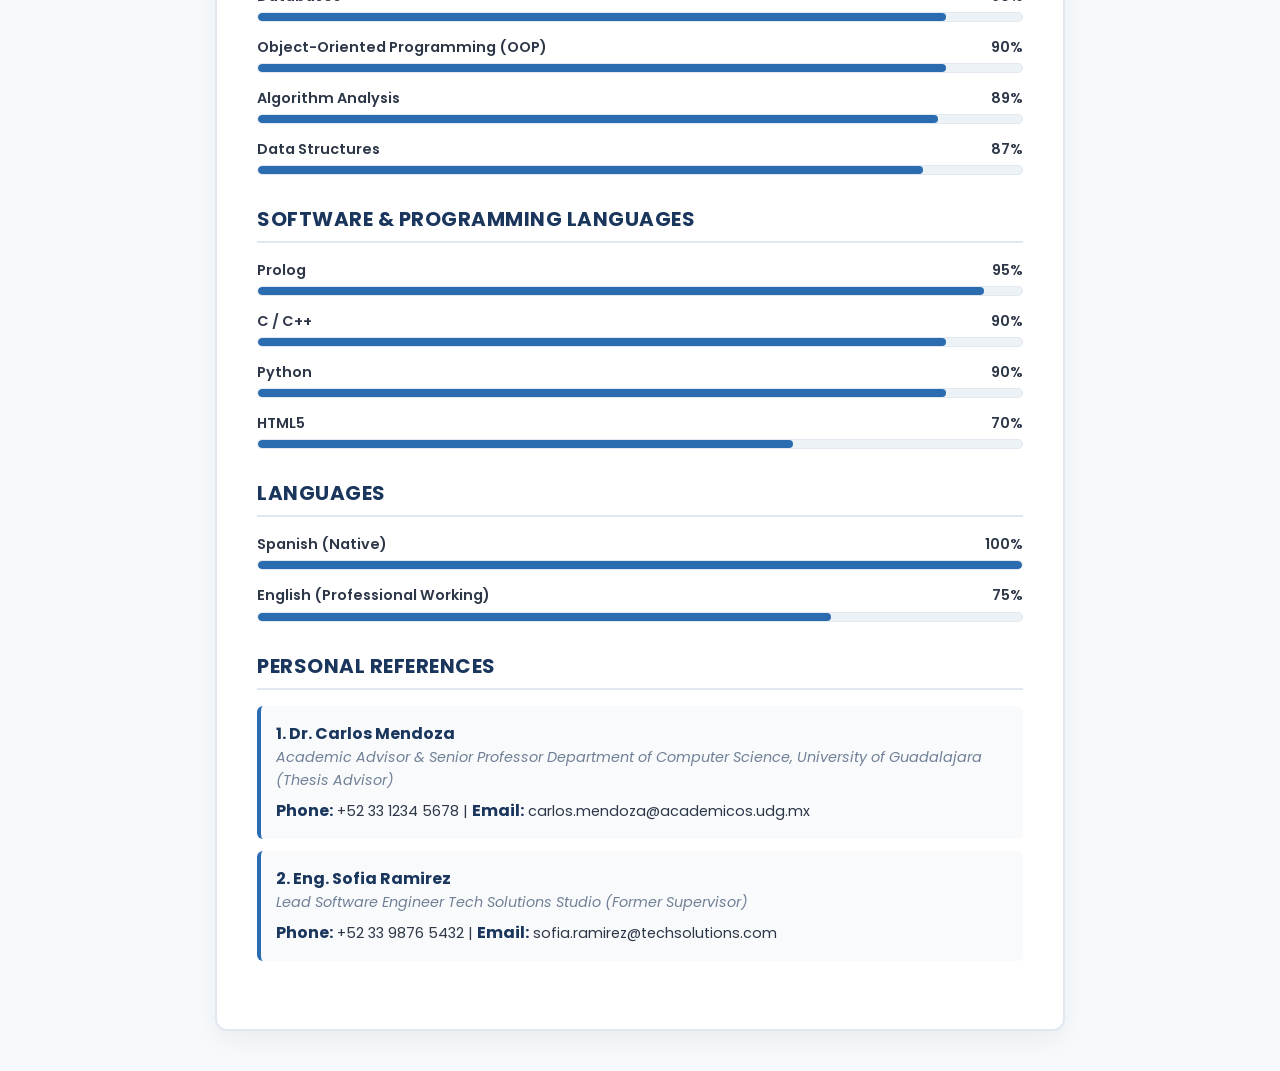
<file: alumnos/Samuel-Sotelo/Pull Request/index.html>
<!DOCTYPE html>
<html lang="en">
<head>
    <meta charset="UTF-8">
    <meta name="viewport" content="width=device-width, initial-scale=1.0">
    <title>Curriculum Vitae - Samuel Antonio Sotelo Santos</title>
    
    <link rel="preconnect" href="https://fonts.googleapis.com">
    <link rel="preconnect" href="https://fonts.gstatic.com" crossorigin>
    <link href="https://fonts.googleapis.com/css2?family=Poppins:wght@300;400;600;700&display=swap" rel="stylesheet">
    
    <link rel="stylesheet" href="style.css">
</head>
<body>

<div class="cv-container">
    <header class="profile-header">
        <img src="foto.jpeg" alt="Samuel Antonio Sotelo Santos Photograph" class="profile-photo">
        <div class="header-info">
            <h1>Samuel Antonio Sotelo Santos</h1>
            <div class="contact-grid">
                <div><strong>Phone:</strong> +52 33 2050 0722</div>
                <div><strong>Age:</strong> 21 years old</div>
                <div><strong>Nationality:</strong> Mexican</div>
                <div><strong>Email:</strong> <a href="mailto:samuelsoteloas@gmail.com">samuelsoteloas@gmail.com</a></div>
                <div style="grid-column: span 2;">
                    <strong>LinkedIn:</strong> 
                    <a href="https://www.linkedin.com/in/samuel-sotelo-b0075b3a7" target="_blank">linkedin.com/in/samuel-sotelo</a>
                </div>
            </div>
        </div>
    </header>

    <section>
        <h2>Professional Interests</h2>
        <div class="item">
            <div class="item-title">Software Architecture & Backend Systems</div>
            <p>Focused on designing scalable database architectures, optimizing system performance, and developing secure RESTful APIs.</p>
        </div>
        <div class="item">
            <div class="item-title">Artificial Intelligence & Data Engineering</div>
            <p>Interested in leveraging machine learning models, data analysis, and automation script creation to solve complex engineering problems.</p>
        </div>
    </section>

    <section>
        <h2>Education</h2>
        <div class="item">
            <div class="item-header">
                <span class="item-title">Bachelor's Degree in Computer Science (6th Semester - Currently Enrolled)</span>
                <span class="date">2020 - Present</span>
            </div>
            <div class="institution">Centro Universitario de Ciencias Exactas e Ingenierias (CUCEI)</div>
        </div>
        <div class="item">
            <div class="item-header">
                <span class="item-title">High School Diploma</span>
                <span class="date">2020 - 2023</span>
            </div>
            <div class="institution">Preparatoria 19</div>
        </div>
        <div class="item">
            <div class="item-header">
                <span class="item-title">Middle School Certificate</span>
                <span class="date">2017 - 2020</span>
            </div>
            <div class="institution">Escuela Secundaria Tecnica #157</div>
        </div>
    </section>

    <section>
        <h2>Work Experience</h2>
        <div class="item">
            <div class="item-header">
                <span class="item-title">Web Developer  Self-Employed</span>
                <span class="date">Jan 2024  Present</span>
            </div>
            <ul>
                <li>Developed and deployed responsive web applications for local small businesses using HTML5, CSS3, JavaScript, and Bootstrap.</li>
                <li>Improved website loading speed by 30% through image optimization and CSS minification.</li>
                <li>Integrated contact forms and RESTful APIs to improve customer engagement and data collection.</li>
            </ul>
        </div>
    </section>

    <section>
        <h2>Project Experience</h2>
        <div class="item">
            <div class="item-header">
                <span class="item-title">Point of Sale & Academic Management System</span>
            </div>
            <ul>
                <li>Developed a desktop/web management system to handle student enrollment, grade recording, and course scheduling.</li>
                <li>Designed relational database schemas (ER diagrams) and wrote complex SQL queries for data retrieval and reporting.</li>
                <li>Managed source code and version control using Git and GitHub in a collaborative team of 4 developers.</li>
            </ul>
        </div>
        <div class="item">
            <div class="item-header">
                <span class="item-title">Mobile Inventory App & Automation Script</span>
            </div>
            <ul>
                <li>Built a cross-platform mobile application using Flutter (or React Native / Python) to manage daily inventory tasks.</li>
                <li>Integrated JSON-based REST APIs to sync real-time data with external cloud storage.</li>
                <li>Applied clean architecture principles and responsive UI design tailored for mobile screens.</li>
            </ul>
        </div>
    </section>

    <section>
        <h2>Core Technical Skills</h2>
        <div class="progress-group">
            <div class="progress-label"><span>Databases</span><span>90%</span></div>
            <div class="progress-bar"><div class="progress-fill" style="width: 90%;"></div></div>
        </div>
        <div class="progress-group">
            <div class="progress-label"><span>Object-Oriented Programming (OOP)</span><span>90%</span></div>
            <div class="progress-bar"><div class="progress-fill" style="width: 90%;"></div></div>
        </div>
        <div class="progress-group">
            <div class="progress-label"><span>Algorithm Analysis</span><span>89%</span></div>
            <div class="progress-bar"><div class="progress-fill" style="width: 89%;"></div></div>
        </div>
        <div class="progress-group">
            <div class="progress-label"><span>Data Structures</span><span>87%</span></div>
            <div class="progress-bar"><div class="progress-fill" style="width: 87%;"></div></div>
        </div>
    </section>

    <section>
        <h2>Software & Programming Languages</h2>
        <div class="progress-group">
            <div class="progress-label"><span>Prolog</span><span>95%</span></div>
            <div class="progress-bar"><div class="progress-fill" style="width: 95%;"></div></div>
        </div>
        <div class="progress-group">
            <div class="progress-label"><span>C / C++</span><span>90%</span></div>
            <div class="progress-bar"><div class="progress-fill" style="width: 90%;"></div></div>
        </div>
        <div class="progress-group">
            <div class="progress-label"><span>Python</span><span>90%</span></div>
            <div class="progress-bar"><div class="progress-fill" style="width: 90%;"></div></div>
        </div>
        <div class="progress-group">
            <div class="progress-label"><span>HTML5</span><span>70%</span></div>
            <div class="progress-bar"><div class="progress-fill" style="width: 70%;"></div></div>
        </div>
    </section>

    <section>
        <h2>Languages</h2>
        <div class="progress-group">
            <div class="progress-label"><span>Spanish (Native)</span><span>100%</span></div>
            <div class="progress-bar"><div class="progress-fill" style="width: 100%;"></div></div>
        </div>
        <div class="progress-group">
            <div class="progress-label"><span>English (Professional Working)</span><span>75%</span></div>
            <div class="progress-bar"><div class="progress-fill" style="width: 75%;"></div></div>
        </div>
    </section>

    <section>
        <h2>Personal References</h2>
        <div class="reference-card">
            <strong>1. Dr. Carlos Mendoza</strong>
            <div class="reference-meta">Academic Advisor & Senior Professor  Department of Computer Science, University of Guadalajara (Thesis Advisor)</div>
            <div><strong>Phone:</strong> +52 33 1234 5678 | <strong>Email:</strong> carlos.mendoza@academicos.udg.mx</div>
        </div>
        <div class="reference-card">
            <strong>2. Eng. Sofia Ramirez</strong>
            <div class="reference-meta">Lead Software Engineer  Tech Solutions Studio (Former Supervisor)</div>
            <div><strong>Phone:</strong> +52 33 9876 5432 | <strong>Email:</strong> sofia.ramirez@techsolutions.com</div>
        </div>
    </section>
</div>

</body>
</html>
</file>
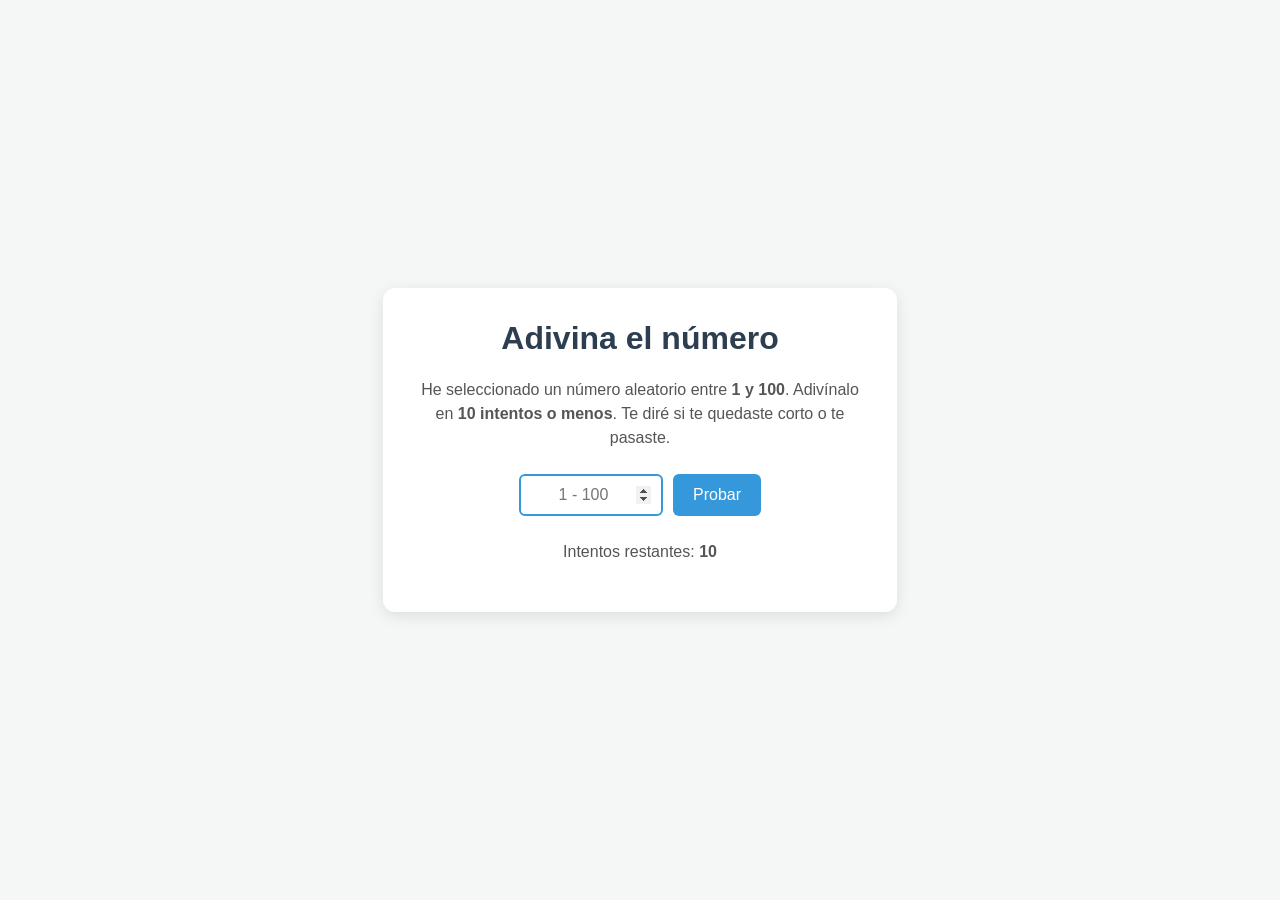
<file: alumnos/Samuel-Sotelo/Tarea-2/index.html>
<!DOCTYPE html>
<html lang="es">
<head>
  <meta charset="UTF-8">
  <meta name="viewport" content="width=device-width, initial-scale=1.0">
  <title>Adivina el número</title>
  <style>
    body {
      font-family: 'Segoe UI', Tahoma, Geneva, Verdana, sans-serif;
      background-color: #f4f7f6;
      color: #333;
      display: flex;
      justify-content: center;
      align-items: center;
      height: 100vh;
      margin: 0;
    }

    .contenedor {
      background: white;
      padding: 2rem;
      border-radius: 12px;
      box-shadow: 0 4px 15px rgba(0, 0, 0, 0.1);
      max-width: 450px;
      width: 90%;
      text-align: center;
    }

    h1 {
      color: #2c3e50;
      margin-top: 0;
    }

    p {
      line-height: 1.5;
      color: #555;
    }

    .formulario {
      margin: 1.5rem 0;
      display: flex;
      justify-content: center;
      gap: 10px;
    }

    input[type="number"] {
      padding: 10px;
      font-size: 16px;
      width: 120px;
      border: 2px solid #ddd;
      border-radius: 6px;
      text-align: center;
    }

    input[type="number"]:focus {
      outline: none;
      border-color: #3498db;
    }

    button {
      padding: 10px 20px;
      font-size: 16px;
      background-color: #3498db;
      color: white;
      border: none;
      border-radius: 6px;
      cursor: pointer;
      transition: background-color 0.2s;
    }

    button:hover {
      background-color: #2980b9;
    }

    button:disabled {
      background-color: #bdc3c7;
      cursor: not-allowed;
    }

    .resultados {
      margin-top: 1.5rem;
    }

    .ultimoResultado {
      padding: 10px;
      border-radius: 6px;
      font-weight: bold;
      color: white;
      display: none;
    }

    .btn-reiniciar {
      background-color: #2ecc71;
      margin-top: 1rem;
    }

    .btn-reiniciar:hover {
      background-color: #27ae60;
    }
  </style>
</head>
<body>

  <div class="contenedor">
    <h1>Adivina el número</h1>
    <p>He seleccionado un número aleatorio entre <strong>1 y 100</strong>. Adivínalo en <strong>10 intentos o menos</strong>. Te diré si te quedaste corto o te pasaste.</p>

    <div class="formulario">
      <input type="number" id="campoAdivina" min="1" max="100" placeholder="1 - 100" required>
      <button id="btnEnviar">Probar</button>
    </div>

    <div class="resultados">
      <p id="intentosRestantes">Intentos restantes: <strong>10</strong></p>
      <p id="intentosPrevios"></p>
      <p id="ultimoResultado" class="ultimoResultado"></p>
      <p id="bajoOAlto"></p>
    </div>
  </div>

  <script>
    // Variables principales del juego
    let numeroAleatorio = Math.floor(Math.random() * 100) + 1;
    let contadorIntentos = 1;
    const maxIntentos = 10;
    let botonReinicio;

    // Referencias a los elementos del DOM
    const campoAdivina = document.getElementById('campoAdivina');
    const btnEnviar = document.getElementById('btnEnviar');
    const intentosPrevios = document.getElementById('intentosPrevios');
    const ultimoResultado = document.getElementById('ultimoResultado');
    const bajoOAlto = document.getElementById('bajoOAlto');
    const intentosRestantes = document.getElementById('intentosRestantes');
    const contenedorResultados = document.querySelector('.resultados');

    // Función principal que evalúa el intento
    function comprobarIntento() {
      const intentoUsuario = Number(campoAdivina.value);

      // Validación básica
      if (!intentoUsuario || intentoUsuario < 1 || intentoUsuario > 100) {
        alert('Por favor, ingresa un número válido entre 1 y 100.');
        campoAdivina.value = '';
        campoAdivina.focus();
        return;
      }

      // Mostrar historial de números probados
      if (contadorIntentos === 1) {
        intentosPrevios.textContent = 'Números probados: ';
      }
      intentosPrevios.textContent += intentoUsuario + ' ';
      ultimoResultado.style.display = 'block';

      // Lógica de victoria, derrota o pista
      if (intentoUsuario === numeroAleatorio) {
        ultimoResultado.textContent = '¡Felicidades! ¡Adivinaste el número!';
        ultimoResultado.style.backgroundColor = '#2ecc71';
        bajoOAlto.textContent = '';
        finalizarJuego();
      } else if (contadorIntentos === maxIntentos) {
        ultimoResultado.textContent = `¡Fin del juego! El número era ${numeroAleatorio}.`;
        ultimoResultado.style.backgroundColor = '#e74c3c';
        bajoOAlto.textContent = '';
        finalizarJuego();
      } else {
        ultimoResultado.textContent = '¡Incorrecto!';
        ultimoResultado.style.backgroundColor = '#e67e22';

        if (intentoUsuario < numeroAleatorio) {
          bajoOAlto.textContent = 'Te quedaste corto. El número es más alto.';
        } else {
          bajoOAlto.textContent = 'Te pasaste. El número es más bajo.';
        }
      }

      // Actualizar contadores y limpiar input
      intentosRestantes.innerHTML = `Intentos restantes: <strong>${maxIntentos - contadorIntentos}</strong>`;
      contadorIntentos++;
      campoAdivina.value = '';
      campoAdivina.focus();
    }

    // Deshabilita controles y muestra el botón para volver a jugar
    function finalizarJuego() {
      campoAdivina.disabled = true;
      btnEnviar.disabled = true;
      botonReinicio = document.createElement('button');
      botonReinicio.textContent = 'Volver a jugar';
      botonReinicio.classList.add('btn-reiniciar');
      contenedorResultados.appendChild(botonReinicio);
      botonReinicio.addEventListener('click', reiniciarJuego);
    }

    // Restablece todas las variables y la interfaz
    function reiniciarJuego() {
      contadorIntentos = 1;
      intentosPrevios.textContent = '';
      ultimoResultado.textContent = '';
      ultimoResultado.style.display = 'none';
      bajoOAlto.textContent = '';
      intentosRestantes.innerHTML = `Intentos restantes: <strong>${maxIntentos}</strong>`;

      botonReinicio.parentNode.removeChild(botonReinicio);

      campoAdivina.disabled = false;
      btnEnviar.disabled = false;
      campoAdivina.value = '';
      campoAdivina.focus();

      numeroAleatorio = Math.floor(Math.random() * 100) + 1;
    }

    // Eventos: clic en el botón o presionar la tecla Enter
    btnEnviar.addEventListener('click', comprobarIntento);
    campoAdivina.addEventListener('keypress', function (e) {
      if (e.key === 'Enter') {
        comprobarIntento();
      }
    });

    // Enfocar el campo al cargar la página
    campoAdivina.focus();
  </script>

</body>
</html>
</file>
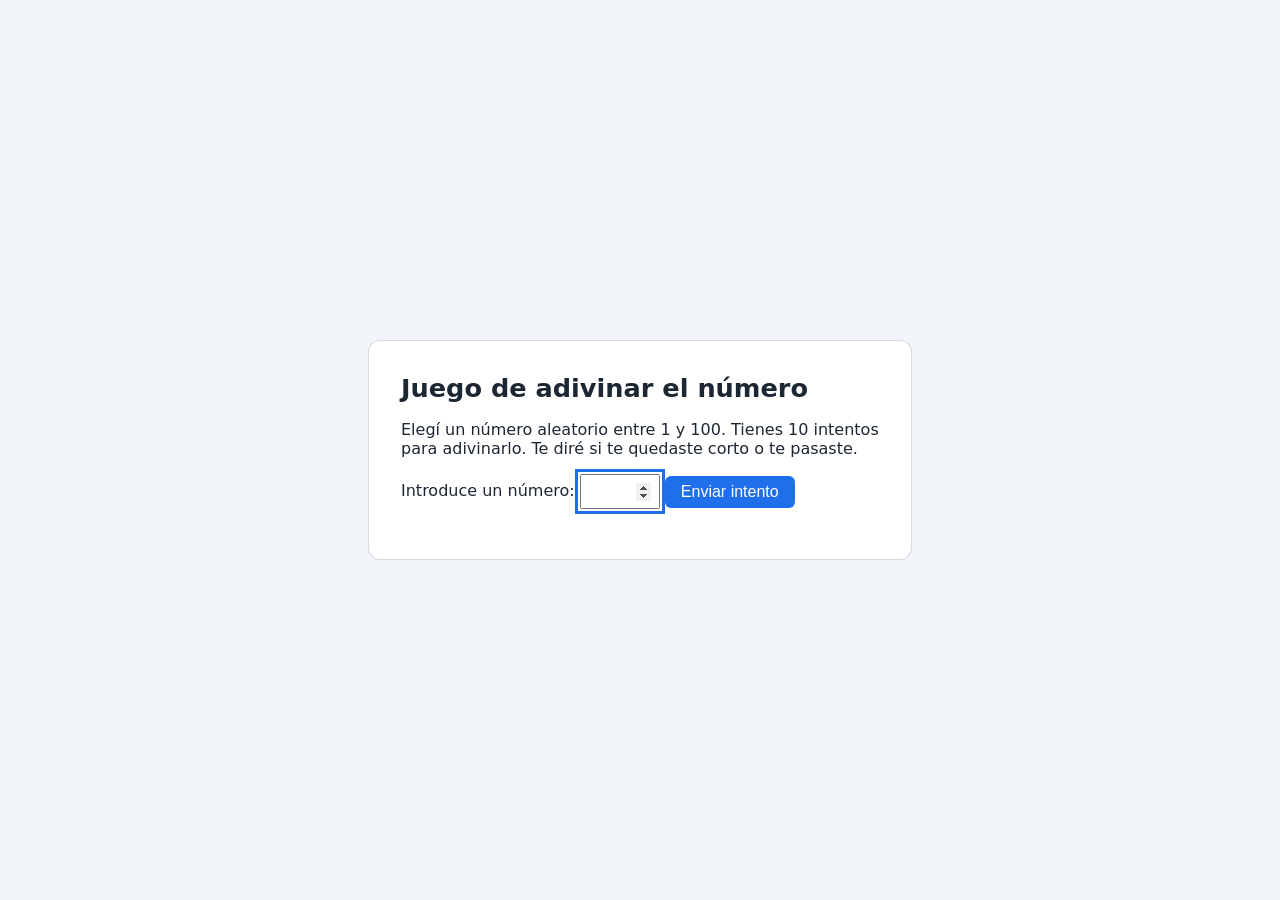
<file: alumnos/yocelyn_altamira/adivina-el-numero/index.html>
<!DOCTYPE html>
<html lang="es">
<head>
  <meta charset="UTF-8">
  <meta name="viewport" content="width=device-width, initial-scale=1">
  <title>Adivina el número</title>
  <link rel="stylesheet" href="style.css">
</head>
<body>
  <main>
    <h1>Juego de adivinar el número</h1>
    <p>Elegí un número aleatorio entre 1 y 100. Tienes 10 intentos para adivinarlo. Te diré si te quedaste corto o te pasaste.</p>

    <div class="formularioIntento">
      <label for="campoAdivinar">Introduce un número: </label>
      <input type="number" min="1" max="100" required id="campoAdivinar" class="campoAdivinar">
      <input type="submit" value="Enviar intento" class="envioAdivinar">
    </div>

    <div class="resultados">
      <p class="intentos"></p>
      <p class="ultimoResultado"></p>
      <p class="loBajoOAlto"></p>
    </div>
  </main>
  <script src="script.js"></script>
</body>
</html>
</file>
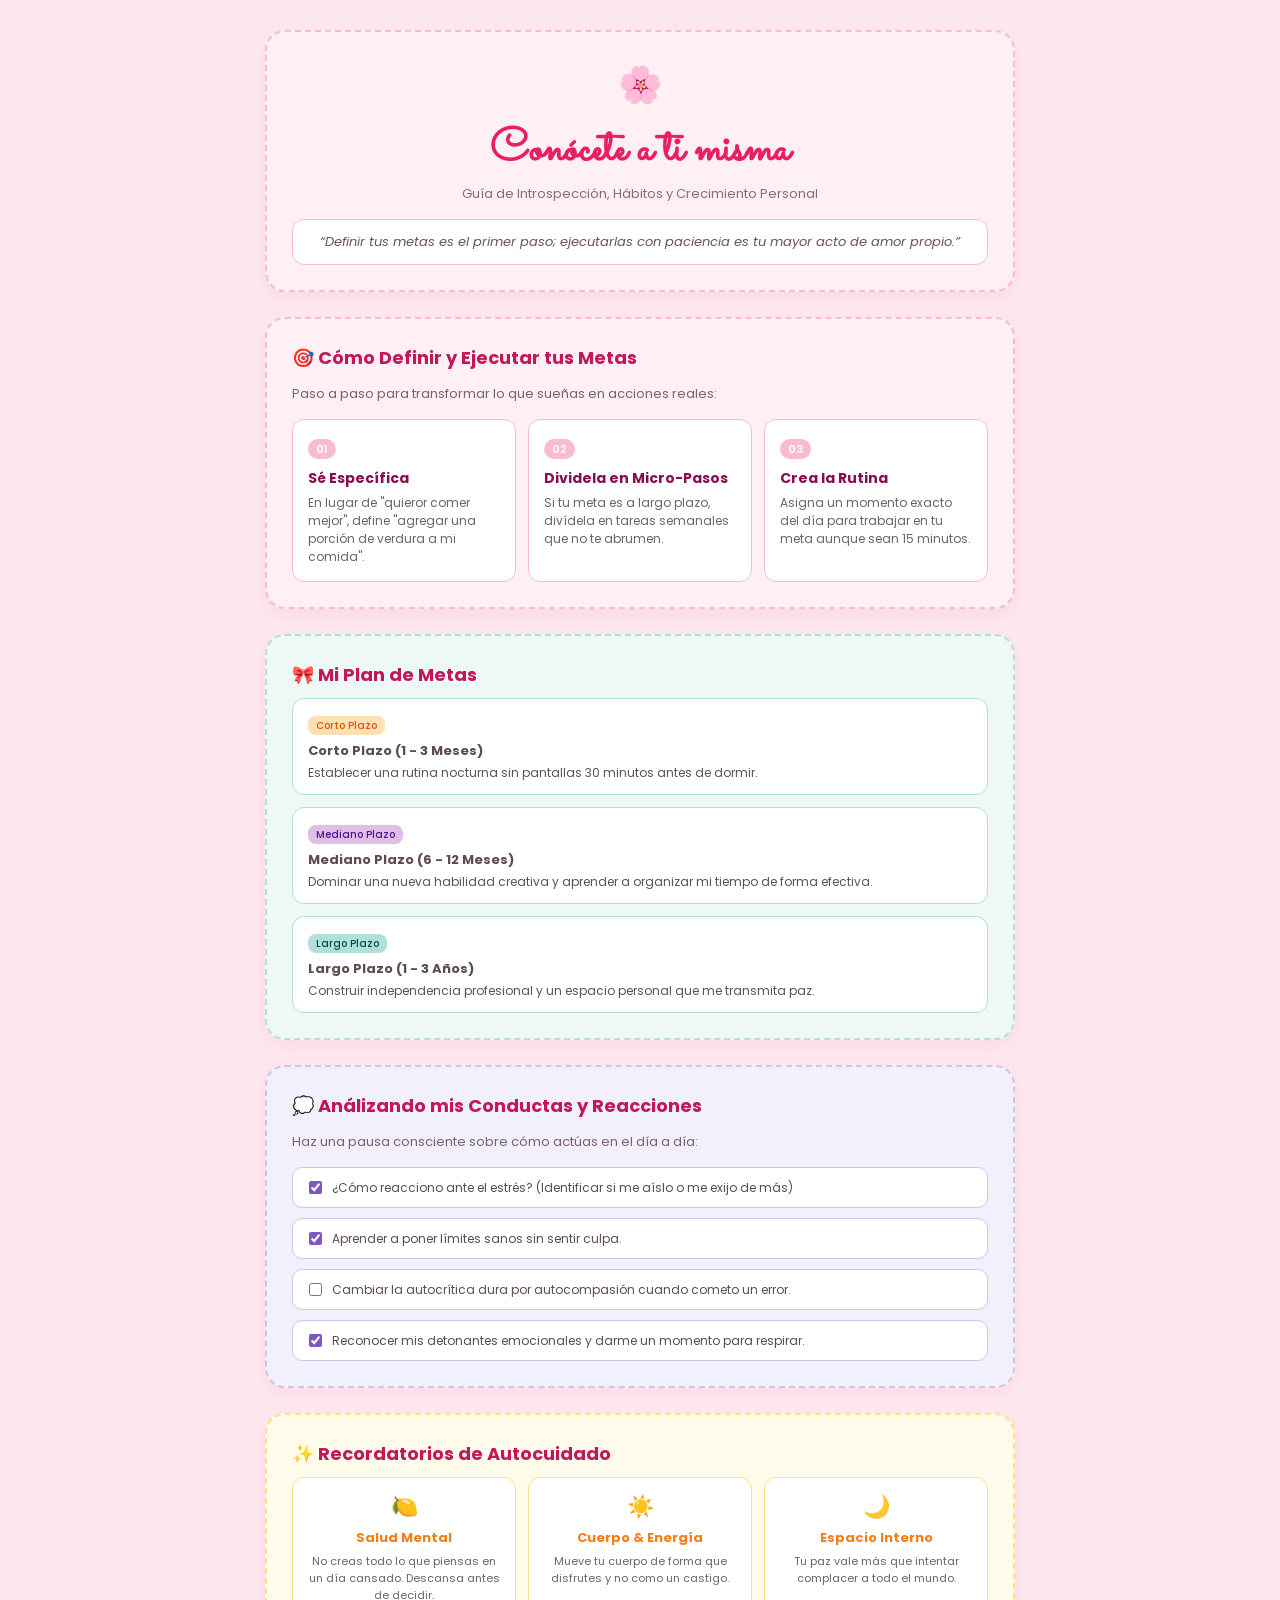
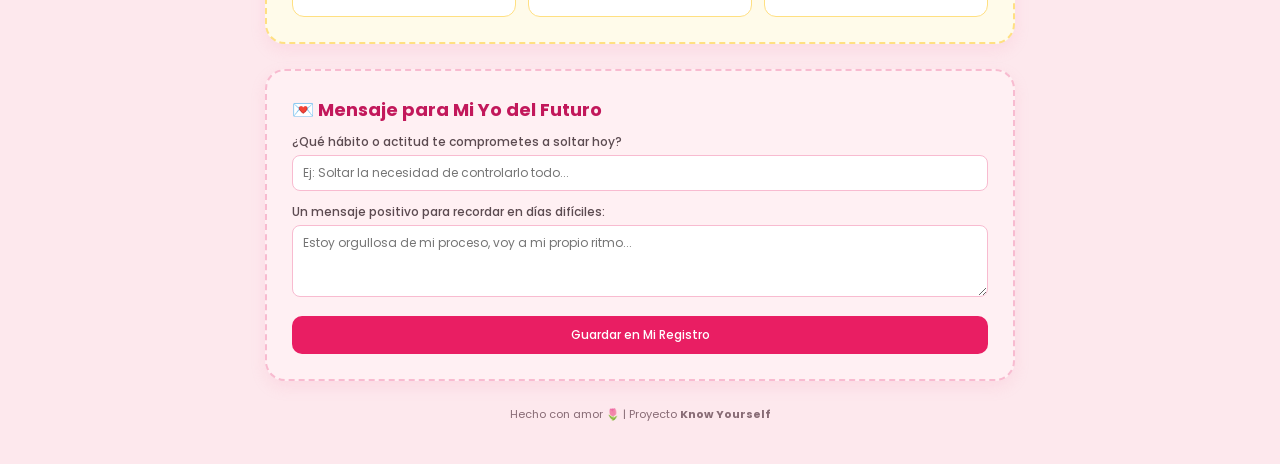
<file: alumnos/yocelyn_altamira/tarea_libre_2/index.html>
<!DOCTYPE html>
<html lang="es">
<head>
  <meta charset="UTF-8">
  <meta name="viewport" content="width=device-width, initial-scale=1.0">
  <title>Know Yourself | Mi Espacio Introspectivo</title>
  <link rel="preconnect" href="https://fonts.googleapis.com">
  <link rel="preconnect" href="https://fonts.gstatic.com" crossorigin>
  <link href="https://fonts.googleapis.com/css2?family=Poppins:wght@300;400;500;600&family=Sacramento&display=swap" rel="stylesheet">
  <link rel="stylesheet" href="./style.css">
</head>
<body>

  <div class="journal-container">
    
    <!-- PORTADA / ENCABEZADO -->
    <header class="card header-card">
      <div class="stamp-icon">🌸</div>
      <h1 class="main-title">Conócete a ti misma</h1>
      <p class="subtitle">Guía de Introspección, Hábitos y Crecimiento Personal</p>
      <div class="banner-quote">
        “Definir tus metas es el primer paso; ejecutarlas con paciencia es tu mayor acto de amor propio.”
      </div>
    </header>

    <!-- CÓMO DEFINIR Y EJECUTAR TUS METAS -->
    <section class="card pink-card">
      <h2 class="card-title">🎯 Cómo Definir y Ejecutar tus Metas</h2>
      <p class="intro-text">Paso a paso para transformar lo que sueñas en acciones reales:</p>
      
      <div class="steps-grid">
        <div class="step-box">
          <span class="step-num">01</span>
          <h3>Sé Específica</h3>
          <p>En lugar de "quieror comer mejor", define "agregar una porción de verdura a mi comida".</p>
        </div>
        <div class="step-box">
          <span class="step-num">02</span>
          <h3>Dividela en Micro-Pasos</h3>
          <p>Si tu meta es a largo plazo, divídela en tareas semanales que no te abrumen.</p>
        </div>
        <div class="step-box">
          <span class="step-num">03</span>
          <h3>Crea la Rutina</h3>
          <p>Asigna un momento exacto del día para trabajar en tu meta aunque sean 15 minutos.</p>
        </div>
      </div>
    </section>

    <!-- MIS METAS PERSONALES -->
    <section class="card mint-card">
      <h2 class="card-title">🎀 Mi Plan de Metas</h2>
      
      <div class="goals-list">
        <div class="goal-item">
          <span class="badge short">Corto Plazo</span>
          <h4>Corto Plazo (1 - 3 Meses)</h4>
          <p>Establecer una rutina nocturna sin pantallas 30 minutos antes de dormir.</p>
        </div>
        <div class="goal-item">
          <span class="badge medium">Mediano Plazo</span>
          <h4>Mediano Plazo (6 - 12 Meses)</h4>
          <p>Dominar una nueva habilidad creativa y aprender a organizar mi tiempo de forma efectiva.</p>
        </div>
        <div class="goal-item">
          <span class="badge long">Largo Plazo</span>
          <h4>Largo Plazo (1 - 3 Años)</h4>
          <p>Construir independencia profesional y un espacio personal que me transmita paz.</p>
        </div>
      </div>
    </section>

    <!-- INTROSPECCIÓN Y CONDUCTAS -->
    <section class="card lavender-card">
      <h2 class="card-title">💭 Análizando mis Conductas y Reacciones</h2>
      <p class="intro-text">Haz una pausa consciente sobre cómo actúas en el día a día:</p>

      <div class="reflection-list">
        <label class="check-item">
          <input type="checkbox" checked>
          <span>¿Cómo reacciono ante el estrés? (Identificar si me aíslo o me exijo de más)</span>
        </label>
        <label class="check-item">
          <input type="checkbox" checked>
          <span>Aprender a poner límites sanos sin sentir culpa.</span>
        </label>
        <label class="check-item">
          <input type="checkbox">
          <span>Cambiar la autocrítica dura por autocompasión cuando cometo un error.</span>
        </label>
        <label class="check-item">
          <input type="checkbox" checked>
          <span>Reconocer mis detonantes emocionales y darme un momento para respirar.</span>
        </label>
      </div>
    </section>

    <!-- CONSEJOS DE AUTOCUIDADO -->
    <section class="card yellow-card">
      <h2 class="card-title">✨ Recordatorios de Autocuidado</h2>
      
      <div class="care-grid">
        <div class="care-box">
          <span class="care-icon">🍋</span>
          <h4>Salud Mental</h4>
          <p>No creas todo lo que piensas en un día cansado. Descansa antes de decidir.</p>
        </div>
        <div class="care-box">
          <span class="care-icon">☀️</span>
          <h4>Cuerpo & Energía</h4>
          <p>Mueve tu cuerpo de forma que disfrutes y no como un castigo.</p>
        </div>
        <div class="care-box">
          <span class="care-icon">🌙</span>
          <h4>Espacio Interno</h4>
          <p>Tu paz vale más que intentar complacer a todo el mundo.</p>
        </div>
      </div>
    </section>

    <!-- MANTRA O NOTA PERSONAL -->
    <section class="card pink-card">
      <h2 class="card-title">💌 Mensaje para Mi Yo del Futuro</h2>
      <form class="notes-form" onsubmit="return false;">
        <div class="form-group">
          <label>¿Qué hábito o actitud te comprometes a soltar hoy?</label>

          <input type="text" placeholder="Ej: Soltar la necesidad de controlarlo todo...">
        </div>

        <div class="form-group">
          <label>Un mensaje positivo para recordar en días difíciles:</label>
          <textarea rows="3" placeholder="Estoy orgullosa de mi proceso, voy a mi propio ritmo..."></textarea>
        </div>

        <button type="submit" class="save-btn">Guardar en Mi Registro</button>
      </form>
    </section>

    <!-- FOOTER -->
    <footer class="footer">
      <p>Hecho con amor 🌷 | Proyecto <strong>Know Yourself</strong></p>
    </footer>

  </div>

</body>
</html>
</file>
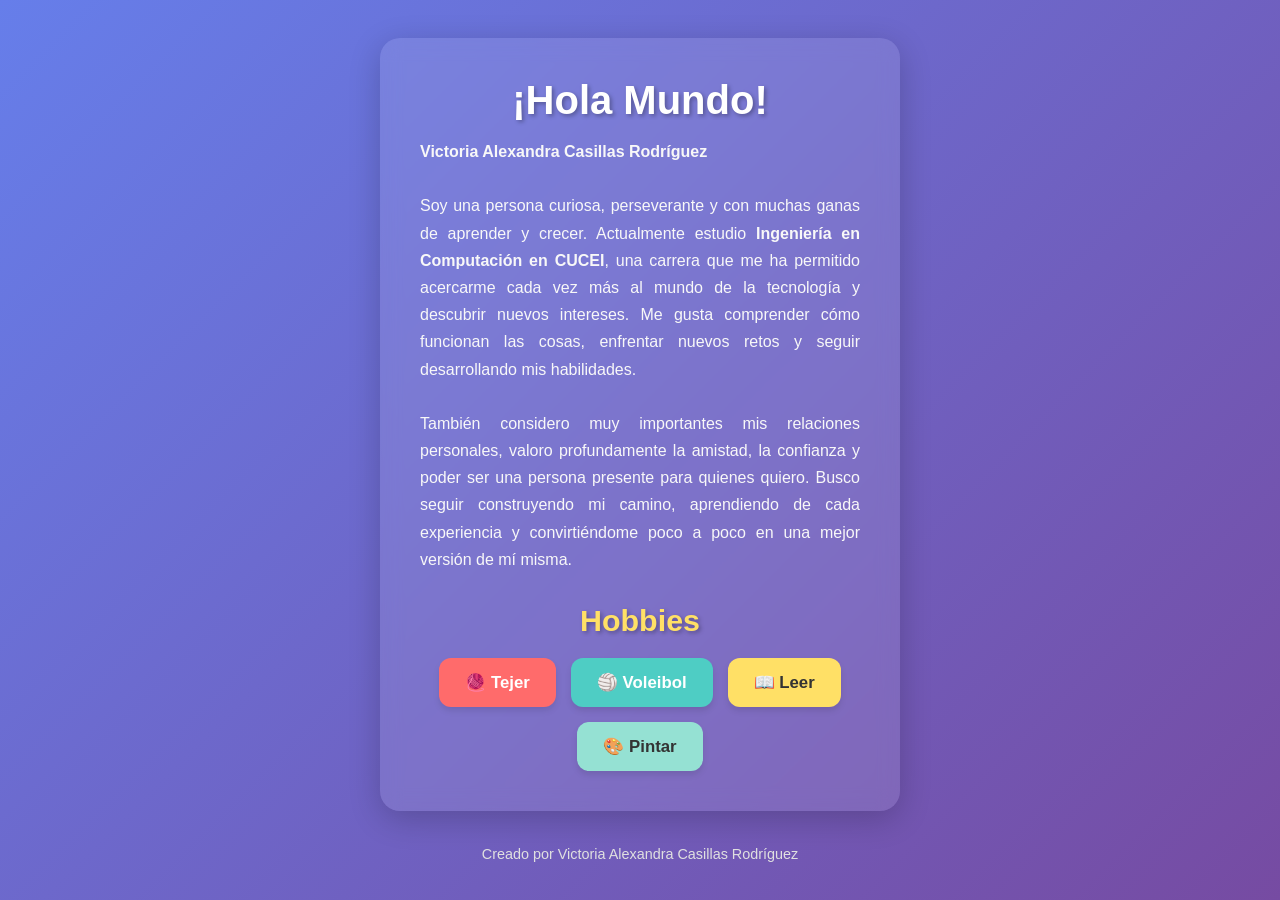
<file: 01_hola_mundo.html>
<!DOCTYPE html>
<html lang="es">
<head>
    <meta charset="UTF-8">
    <meta name="viewport" content="width=device-width, initial-scale=1.0">
    <title>Hola Mundo - Victoria Alexandra Casillas Rodríguez</title>
    <style>
        * {
            margin: 0;
            padding: 0;
            box-sizing: border-box;
            font-family: 'Arial', sans-serif;
        }

        body {
            background: linear-gradient(135deg, #667eea 0%, #764ba2 100%);
            min-height: 100vh;
            display: flex;
            flex-direction: column;
            align-items: center;
            justify-content: center;
            padding: 20px;
            color: white;
        }

        .container {
            background: rgba(255, 255, 255, 0.1);
            backdrop-filter: blur(10px);
            border-radius: 20px;
            padding: 40px;
            box-shadow: 0 8px 32px rgba(0, 0, 0, 0.2);
            text-align: center;
            max-width: 520px;
            width: 100%;
        }

        h1 {
            font-size: 2.5rem;
            margin-bottom: 15px;
            color: #fff;
            text-shadow: 2px 2px 4px rgba(0, 0, 0, 0.3);
        }

        h2 {
            font-size: 1.9rem;
            margin: 30px 0 20px;
            color: #ffe066;
            text-shadow: 2px 2px 4px rgba(0, 0, 0, 0.3);
        }

        .intro {
            font-size: 1rem;
            line-height: 1.7;
            color: #f8f8f8;
            text-align: justify;
        }

        .btn-container {
            display: flex;
            flex-wrap: wrap;
            gap: 15px;
            justify-content: center;
            margin-top: 10px;
        }

        .btn {
            padding: 14px 26px;
            border: none;
            border-radius: 12px;
            font-size: 1.05rem;
            font-weight: bold;
            cursor: pointer;
            transition: all 0.3s ease;
            box-shadow: 0 4px 6px rgba(0, 0, 0, 0.1);
        }

        .btn:hover {
            transform: translateY(-3px);
            box-shadow: 0 6px 12px rgba(0, 0, 0, 0.2);
        }

        .btn-1 { background-color: #ff6b6b; color: white; }
        .btn-1:hover { background-color: #ee5a5a; }

        .btn-2 { background-color: #4ecdc4; color: white; }
        .btn-2:hover { background-color: #3dbdb5; }

        .btn-3 { background-color: #ffe066; color: #333; }
        .btn-3:hover { background-color: #ffd633; }

        .btn-4 { background-color: #95e1d3; color: #333; }
        .btn-4:hover { background-color: #7fd8c5; }

        .footer {
            margin-top: 35px;
            font-size: 0.9rem;
            color: #e0e0e0;
        }

        @media (max-width: 480px) {
            h1 { font-size: 2rem; }
            h2 { font-size: 1.5rem; }
            .container { padding: 25px; }
            .intro { font-size: 0.95rem; }
            .btn { padding: 12px 22px; font-size: 1rem; }
        }
    </style>
</head>
<body>
    <div class="container">
        <h1>¡Hola Mundo! </h1>
        
        <p class="intro">
            <strong>Victoria Alexandra Casillas Rodríguez</strong><br><br>
            Soy una persona curiosa, perseverante y con muchas ganas de aprender y crecer. Actualmente estudio <strong>Ingeniería en Computación en CUCEI</strong>, una carrera que me ha permitido acercarme cada vez más al mundo de la tecnología y descubrir nuevos intereses. Me gusta comprender cómo funcionan las cosas, enfrentar nuevos retos y seguir desarrollando mis habilidades.<br><br>
            También considero muy importantes mis relaciones personales, valoro profundamente la amistad, la confianza y poder ser una persona presente para quienes quiero. Busco seguir construyendo mi camino, aprendiendo de cada experiencia y convirtiéndome poco a poco en una mejor versión de mí misma.
        </p>

        <h2>Hobbies</h2>
        
        <div class="btn-container">
            <button class="btn btn-1">🧶 Tejer</button>
            <button class="btn btn-2">🏐 Voleibol</button>
            <button class="btn btn-3">📖 Leer</button>
            <button class="btn btn-4">🎨 Pintar</button>
        </div>
    </div>

    <div class="footer">
        Creado por Victoria Alexandra Casillas Rodríguez 
    </div>
</body>
</html>
</file>
<file: docs/style.css>
@import url('https://fonts.googleapis.com/css2?family=Roboto:wght@400;500;700&display=swap');

:root {
    --main-color: #264653;
    --accent-color: #f4a261;
    --heading-color: #e76f51;
    --page-color: #f4f1de;
    --card-color: #ffffff;
    --text-color: #264653;
    --border-color: #b9c6b2;
}

* {
    box-sizing: border-box;
}

body {
    margin: 0;
    background-color: var(--page-color);
    color: var(--text-color);
    font-family: 'Roboto', Arial, sans-serif;
    line-height: 1.5;
}

/* The text color and font family are inherited by the elements inside the page. */
a {
    color: var(--main-color);
}

a:hover {
    color: #d95d39;
}

.header {
    display: flex;
    align-items: center;
    gap: 28px;
    padding: 36px 8%;
    background-color: var(--main-color);
    color: white;
}

.profile-photo {
    width: 150px;
    height: 150px;
    border: 5px solid var(--accent-color);
    border-radius: 50%;
    object-fit: cover;
}

.small-title {
    margin: 0;
    color: var(--accent-color);
    font-size: 13px;
    letter-spacing: 2px;
}

h1 {
    margin: 4px 0;
    color: var(--accent-color);
    font-size: 48px;
}

.job-title {
    margin: 0;
    font-size: 19px;
}

.navigation {
    display: flex;
    justify-content: center;
    flex-wrap: wrap;
    gap: 24px;
    padding: 18px 8%;
    background-color: #2a9d8f;
}

.navigation a {
    color: var(--accent-color);
    text-decoration: none;
}

.navigation a:hover {
    color: #264653;
}

.container {
    width: 84%;
    max-width: 1100px;
    margin: 0 auto;
}

.section {
    margin: 28px 0;
    padding: 24px;
    border: 1px solid var(--border-color);
    border-radius: 10px;
    background-color: var(--card-color);
}

.about-section {
    background-color: #fff8e7;
}

.section h2 {
    margin-top: 0;
    color: var(--heading-color);
    font-size: 28px;
}

.section h3 {
    margin-bottom: 4px;
    color: var(--main-color);
    font-size: 18px;
}

.section p {
    margin: 7px 0;
}

.columns {
    display: grid;
    grid-template-columns: 1fr 1fr;
    gap: 28px;
}

.bottom-columns {
    grid-template-columns: repeat(3, 1fr);
}

.info-box article {
    margin-bottom: 22px;
    padding-bottom: 14px;
    border-bottom: 1px solid var(--border-color);
}

.info-box article:last-child {
    margin-bottom: 0;
    padding-bottom: 0;
    border-bottom: 0;
}

.date {
    color: #5c756d;
    font-size: 14px;
}

.info-box ul {
    padding-left: 22px;
}

.info-box li {
    margin-bottom: 8px;
}

.skill {
    margin-bottom: 16px;
}

.skill p {
    display: flex;
    justify-content: space-between;
    margin-bottom: 5px;
}

.skill p span {
    color: #d95d39;
    font-weight: bold;
}

.bar {
    height: 10px;
    border-radius: 5px;
    background-color: #e7e1cf;
}

.bar div {
    height: 100%;
    border-radius: 5px;
    background-color: var(--accent-color);
}

.footer {
    display: flex;
    justify-content: space-between;
    gap: 20px;
    padding: 22px 8%;
    background-color: var(--main-color);
    color: white;
}

.footer p {
    margin: 0;
}

.footer a {
    color: var(--accent-color);
}

@media (max-width: 760px) {
    .header {
        align-items: flex-start;
        flex-direction: column;
        padding: 28px 8%;
    }

    h1 {
        font-size: 38px;
    }

    .columns,
    .bottom-columns {
        grid-template-columns: 1fr;
        gap: 0;
    }

    .footer {
        align-items: flex-start;
        flex-direction: column;
    }
}
</file>
<file: alumnos/Alan_Balderrama/style.css>
div{ text-align: center;


}
body{
    background-color: deeppink;
}


p{
    text-align: center;
    color: yellow;
}
</file>
<file: alumnos/julio-arias-cv/style.css>
@import url('https://fonts.googleapis.com/css2?family=Roboto:wght@400;500;700&display=swap');

:root {
    --main-color: #264653;
    --accent-color: #f4a261;
    --heading-color: #e76f51;
    --page-color: #f4f1de;
    --card-color: #ffffff;
    --text-color: #264653;
    --border-color: #b9c6b2;
}

* {
    box-sizing: border-box;
}

body {
    margin: 0;
    background-color: var(--page-color);
    color: var(--text-color);
    font-family: 'Roboto', Arial, sans-serif;
    line-height: 1.5;
}

/* The text color and font family are inherited by the elements inside the page. */
a {
    color: var(--main-color);
}

a:hover {
    color: #d95d39;
}

.header {
    display: flex;
    align-items: center;
    gap: 28px;
    padding: 36px 8%;
    background-color: var(--main-color);
    color: white;
}

.profile-photo {
    width: 150px;
    height: 150px;
    border: 5px solid var(--accent-color);
    border-radius: 50%;
    object-fit: cover;
}

.small-title {
    margin: 0;
    color: var(--accent-color);
    font-size: 13px;
    letter-spacing: 2px;
}

h1 {
    margin: 4px 0;
    color: var(--accent-color);
    font-size: 48px;
}

.job-title {
    margin: 0;
    font-size: 19px;
}

.navigation {
    display: flex;
    justify-content: center;
    flex-wrap: wrap;
    gap: 24px;
    padding: 18px 8%;
    background-color: #2a9d8f;
}

.navigation a {
    color: var(--accent-color);
    text-decoration: none;
}

.navigation a:hover {
    color: #264653;
}

.container {
    width: 84%;
    max-width: 1100px;
    margin: 0 auto;
}

.section {
    margin: 28px 0;
    padding: 24px;
    border: 1px solid var(--border-color);
    border-radius: 10px;
    background-color: var(--card-color);
}

.about-section {
    background-color: #fff8e7;
}

.section h2 {
    margin-top: 0;
    color: var(--heading-color);
    font-size: 28px;
}

.section h3 {
    margin-bottom: 4px;
    color: var(--main-color);
    font-size: 18px;
}

.section p {
    margin: 7px 0;
}

.columns {
    display: grid;
    grid-template-columns: 1fr 1fr;
    gap: 28px;
}

.bottom-columns {
    grid-template-columns: repeat(3, 1fr);
}

.info-box article {
    margin-bottom: 22px;
    padding-bottom: 14px;
    border-bottom: 1px solid var(--border-color);
}

.info-box article:last-child {
    margin-bottom: 0;
    padding-bottom: 0;
    border-bottom: 0;
}

.date {
    color: #5c756d;
    font-size: 14px;
}

.info-box ul {
    padding-left: 22px;
}

.info-box li {
    margin-bottom: 8px;
}

.skill {
    margin-bottom: 16px;
}

.skill p {
    display: flex;
    justify-content: space-between;
    margin-bottom: 5px;
}

.skill p span {
    color: #d95d39;
    font-weight: bold;
}

.bar {
    height: 10px;
    border-radius: 5px;
    background-color: #e7e1cf;
}

.bar div {
    height: 100%;
    border-radius: 5px;
    background-color: var(--accent-color);
}

.footer {
    display: flex;
    justify-content: space-between;
    gap: 20px;
    padding: 22px 8%;
    background-color: var(--main-color);
    color: white;
}

.footer p {
    margin: 0;
}

.footer a {
    color: var(--accent-color);
}

@media (max-width: 760px) {
    .header {
        align-items: flex-start;
        flex-direction: column;
        padding: 28px 8%;
    }

    h1 {
        font-size: 38px;
    }

    .columns,
    .bottom-columns {
        grid-template-columns: 1fr;
        gap: 0;
    }

    .footer {
        align-items: flex-start;
        flex-direction: column;
    }
}
</file>
<file: alumnos/julio-arias/style.css>
body {
    margin: 0;
    background-color: rgb(72, 72, 207);
    color: rgb(255, 255, 255);
    font-family: Arial, sans-serif;
}

header {
    padding: 24px 6%;
    background-color: #11183a;
    border-bottom: 1px solid #2e3a67;
    text-align: center;
}

nav {
    display: flex;
    justify-content: center;
    gap: 16px;
    margin-bottom: 32px;
}

nav a {
    color: #62e1df;
    text-decoration: none;
}

h1 {
    margin: 0;
    color: #62e1df;
    font-size: 48px;
}

main {
    width: 90%;
    margin: 0 auto;
}

section {
    padding: 64px 0;
    border-bottom: 1px solid #2e3a67;
}

h2 {
    margin-top: 0;
    color: #d58bea;
    font-size: 32px;
}

#inicio {
    display: flex;
    align-items: center;
    gap: 40px;
}

#inicio div {
    flex: 1;
}

#inicio img {
    width: 50%;
    height: auto;
    border-radius: 20px;
}

#tienda article {
    display: grid;
    justify-items: center;
    gap: 20px;
    text-align: center;
    background-color: rgb(154, 180, 198);
    padding: 24px;
    border: 1px solid antiquewhite;
    border-radius: 20px;
}

#tienda article img {
    width: 50%;
    height: auto;
}

#ofertas article {
    flex: 1;
    display: grid;
    justify-items: center;
    gap: 16px;
    padding: 24px;
    border: 1px solid #2e3a67;
    border-radius: 12px;
    background-color: #11183a;
    text-align: center;
}

#ofertas article img {
    width: 50%;
    height: auto;
}

#ofertas article a {
    padding: 10px 16px;
    border-radius: 6px;
    background-color: #62e1df;
    color: #11183a;
    text-decoration: none;
}

#ofertas article a:hover {
    background-color: #d58bea;
    color: white;
}

#contacto input,
#contacto textarea {
    width: 100%;
    padding: 10px;
    box-sizing: border-box;
    border: 1px solid #2e3a67;
    border-radius: 6px;
    font: inherit;
}

#contacto button {
    align-self: flex-start;
    padding: 10px 16px;
    border: none;
    border-radius: 6px;
    background-color: #62e1df;
    color: #11183a;
    cursor: pointer;
}

/*Responsive*/
@media (max-width: 700px) {
    #inicio {
        flex-direction: column;
        text-align: center;
    }

    #inicio img {
        width: 100%;
    }

    #tienda {
        grid-template-columns: 1fr;
    }

    #ofertas {
        flex-direction: column;
        text-align: center;
    }

    #ofertas article {
        width: 100%;
    }
}
</file>
<file: alumnos/Samuel-Sotelo/Pull Request/style.css>
:root {
    --primary-color: #1a365d;
    --accent-color: #2b6cb0;
    --bg-card: #ffffff;
    --bg-body: #f7fafc;
    --text-dark: #2d3748;
    --text-muted: #718096;
    --border-color: #e2e8f0;
}

* {
    box-sizing: border-box;
    margin: 0;
    padding: 0;
}

body {
    font-family: 'Poppins', sans-serif;
    background-color: var(--bg-body);
    color: var(--text-dark);
    line-height: 1.6;
    padding: 40px 20px;
}

.cv-container {
    max-width: 850px;
    margin: 0 auto;
    background-color: var(--bg-card);
    padding: 40px;
    border-radius: 12px;
    border: 2px solid var(--border-color);
    box-shadow: 0 10px 25px rgba(0, 0, 0, 0.05);
}

.profile-header {
    display: flex;
    align-items: center;
    gap: 30px;
    border-bottom: 2px solid var(--primary-color);
    padding-bottom: 30px;
    margin-bottom: 30px;
}

.profile-photo {
    width: 150px;
    height: 150px;
    border-radius: 50%;
    object-fit: cover;
    border: 4px solid var(--accent-color);
}

.header-info {
    flex-grow: 1;
}

h1 {
    color: var(--primary-color);
    font-size: 2.2rem;
    text-transform: uppercase;
    letter-spacing: 0.5px;
    margin-bottom: 5px;
}

.contact-grid {
    display: grid;
    grid-template-columns: repeat(2, 1fr);
    gap: 8px 15px;
    margin-top: 12px;
    font-size: 0.88rem;
    color: var(--text-muted);
}

.contact-grid strong {
    color: var(--primary-color);
}

.contact-grid a {
    color: var(--accent-color);
    text-decoration: none;
    word-break: break-all;
}

.contact-grid a:hover {
    text-decoration: underline;
}

section {
    margin-bottom: 28px;
}

h2 {
    color: var(--primary-color);
    font-size: 1.25rem;
    border-bottom: 2px solid var(--border-color);
    padding-bottom: 6px;
    margin-bottom: 16px;
    text-transform: uppercase;
    letter-spacing: 0.5px;
}

.item {
    margin-bottom: 18px;
}

.item-header {
    display: flex;
    justify-content: space-between;
    align-items: baseline;
    font-weight: 600;
}

.item-title {
    color: var(--text-dark);
    font-size: 1.05rem;
}

.date {
    font-size: 0.85rem;
    color: var(--text-muted);
    font-weight: 400;
}

.institution {
    font-size: 0.9rem;
    color: var(--accent-color);
    margin-bottom: 6px;
    font-weight: 600;
}

ul {
    margin-left: 20px;
    margin-top: 6px;
}

li {
    margin-bottom: 4px;
    font-size: 0.95rem;
}

.progress-group {
    margin-bottom: 14px;
}

.progress-label {
    display: flex;
    justify-content: space-between;
    font-size: 0.9rem;
    font-weight: 600;
    margin-bottom: 4px;
}

.progress-bar {
    width: 100%;
    background-color: #edf2f7;
    height: 10px;
    border-radius: 5px;
    overflow: hidden;
    border: 1px solid var(--border-color);
}

.progress-fill {
    height: 100%;
    background-color: var(--accent-color);
    border-radius: 5px;
}

.reference-card {
    background-color: #f8fafc;
    padding: 15px;
    border-left: 4px solid var(--accent-color);
    border-radius: 6px;
    margin-bottom: 12px;
    font-size: 0.9rem;
}

.reference-card strong {
    color: var(--primary-color);
    font-size: 1rem;
}

.reference-meta {
    color: var(--text-muted);
    font-style: italic;
    margin-bottom: 6px;
}

@media (max-width: 650px) {
    .profile-header {
        flex-direction: column;
        text-align: center;
    }
    .contact-grid {
        grid-template-columns: 1fr;
    }
    .item-header {
        flex-direction: column;
    }
}
</file>
<file: alumnos/yocelyn_altamira/adivina-el-numero/style.css>
:root {
  --fondo: #f2f6fa;
  --tarjeta: #ffffff;
  --texto: #1d2733;
  --acento: #1f6feb;
  --error: #c62828;
  --exito: #2e7d32;
}
@media (prefers-color-scheme: dark) {
  :root {
    --fondo: #12181f;
    --tarjeta: #1c252f;
    --texto: #e6edf3;
    --acento: #58a6ff;
    --error: #ff7b72;
    --exito: #56d364;
  }
}
* { box-sizing: border-box; }
body {
  margin: 0;
  min-height: 100vh;
  display: grid;
  place-items: center;
  background: var(--fondo);
  color: var(--texto);
  font-family: system-ui, sans-serif;
  padding: 1rem;
}
main {
  background: var(--tarjeta);
  max-width: 34rem;
  width: 100%;
  padding: 2rem;
  border-radius: 12px;
  border: 1px solid rgba(128, 128, 128, .3);
}
h1 { margin-top: 0; font-size: 1.6rem; }
input[type="number"] {
  width: 5rem;
  padding: .4rem;
  font-size: 1rem;
}
input[type="submit"], .botonReinicio {
  padding: .45rem 1rem;
  font-size: 1rem;
  background: var(--acento);
  color: #fff;
  border: 0;
  border-radius: 6px;
  cursor: pointer;
}
input:focus-visible, button:focus-visible { outline: 3px solid var(--acento); outline-offset: 2px; }
.resultados p { font-size: 1.1rem; }
.ultimoResultado {
  color: #fff;
  padding: .4rem .8rem;
  border-radius: 6px;
  width: fit-content;
}
.ultimoResultado:empty { display: none; }
</file>
<file: alumnos/yocelyn_altamira/tarea_libre_2/style.css>
:root {
  --bg-pink: #fde8ed;        
  --card-pink: #fff0f3;      
  --card-mint: #eef8f5;       
  --card-lavender: #f3f0fd;   
  --card-yellow: #fffbea;    
  --text-dark: #5c4b51;        
  --accent-rose: #f48fb1;     
  --border-pink: #f8bbd0;       
}

body {
  font-family: 'Poppins', sans-serif;
  background-color: var(--bg-pink);
  color: var(--text-dark);
  margin: 0;
  padding: 30px 15px;
  display: flex;
  justify-content: center;
}

.journal-container {
  width: 100%;
  max-width: 750px;
}

/* ==========================================
   TARJETAS TIPO FRAME / PATCHWORK
   ========================================== */
.card {
  background-color: #ffffff;
  padding: 25px;
  border-radius: 20px;
  border: 2px dashed var(--border-pink);
  box-shadow: 0 6px 15px rgba(244, 143, 177, 0.15);
  margin-bottom: 25px;
}

.header-card {
  text-align: center;
  background-color: var(--card-pink);
}

.stamp-icon {
  font-size: 36px;
  margin-bottom: 5px;
}

.main-title {
  font-family: 'Sacramento', cursive;
  font-size: 46px;
  color: #e91e63;
  margin: 0;
}

.subtitle {
  font-size: 13px;
  color: #886b75;
  margin-top: 0;
}

.banner-quote {
  background-color: #ffffff;
  border: 1px solid var(--border-pink);
  padding: 12px;
  border-radius: 12px;
  font-style: italic;
  font-size: 13px;
  margin-top: 15px;
  color: #6a525a;
}

.card-title {
  font-size: 18px;
  color: #c2185b;
  margin-top: 0;
  margin-bottom: 10px;
}

.intro-text {
  font-size: 13px;
  color: #7a626a;
  margin-bottom: 15px;
}

/* VARIACIONES DE COLOR DE TARJETAS */
.pink-card { background-color: var(--card-pink); }
.mint-card { background-color: var(--card-mint); border-color: #b2dfdb; }
.lavender-card { background-color: var(--card-lavender); border-color: #d1c4e9; }
.yellow-card { background-color: var(--card-yellow); border-color: #ffe082; }

/* ==========================================
   PASOS PARA EJECUTAR METAS
   ========================================== */
.steps-grid {
  display: grid;
  grid-template-columns: repeat(auto-fit, minmax(200px, 1fr));
  gap: 12px;
}

.step-box {
  background-color: #ffffff;
  padding: 15px;
  border-radius: 12px;
  border: 1px solid #f8bbd0;
}

.step-num {
  font-size: 11px;
  font-weight: 600;
  background-color: #f8bbd0;
  color: #ffffff;
  padding: 2px 8px;
  border-radius: 10px;
}

.step-box h3 {
  font-size: 14px;
  margin: 8px 0 5px 0;
  color: #880e4f;
}

.step-box p {
  font-size: 12px;
  margin: 0;
  color: #666;
}

/* ==========================================
   LISTA DE METAS
   ========================================== */
.goals-list {
  display: flex;
  flex-direction: column;
  gap: 12px;
}

.goal-item {
  background-color: #ffffff;
  padding: 12px 15px;
  border-radius: 12px;
  border: 1px solid #b2dfdb;
}

.badge {
  font-size: 10px;
  padding: 2px 8px;
  border-radius: 8px;
  font-weight: 500;
}

.badge.short { background-color: #ffe0b2; color: #e65100; }
.badge.medium { background-color: #e1bee7; color: #4a148c; }
.badge.long { background-color: #b2dfdb; color: #004d40; }

.goal-item h4 {
  margin: 5px 0 3px 0;
  font-size: 13px;
}

.goal-item p {
  margin: 0;
  font-size: 12px;
  color: #555;
}

/* ==========================================
   CHECKBOXES DE INTROSPECCIÓN
   ========================================== */
.reflection-list {
  display: flex;
  flex-direction: column;
  gap: 10px;
}

.check-item {
  display: flex;
  align-items: center;
  background-color: #ffffff;
  padding: 10px 12px;
  border-radius: 10px;
  font-size: 12px;
  border: 1px solid #d1c4e9;
  cursor: pointer;
}

.check-item input {
  margin-right: 10px;
  accent-color: #7e57c2;
}

/* ==========================================
   AUTOCUIDADO
   ========================================== */
.care-grid {
  display: grid;
  grid-template-columns: repeat(auto-fit, minmax(180px, 1fr));
  gap: 12px;
}

.care-box {
  background-color: #ffffff;
  padding: 12px;
  border-radius: 12px;
  text-align: center;
  border: 1px solid #ffe082;
}

.care-icon {
  font-size: 22px;
}

.care-box h4 {
  margin: 5px 0;
  font-size: 13px;
  color: #f57f17;
}

.care-box p {
  margin: 0;
  font-size: 11px;
  color: #666;
}

/* ==========================================
   FORMULARIO
   ========================================== */
.notes-form {
  display: flex;
  flex-direction: column;
  gap: 12px;
}

.form-group label {
  font-size: 12px;
  font-weight: 500;
  display: block;
  margin-bottom: 4px;
}

.form-group input, .form-group textarea {
  width: 100%;
  box-sizing: border-box;
  padding: 8px 10px;
  border-radius: 8px;
  border: 1px solid #f8bbd0;
  font-family: inherit;
  font-size: 12px;
  outline: none;
}

.save-btn {
  background-color: #e91e63;
  color: #ffffff;
  border: none;
  padding: 10px;
  border-radius: 10px;
  font-weight: 500;
  cursor: pointer;
  font-family: inherit;
  font-size: 12px;
}

.save-btn:hover {
  background-color: #c2185b;
}

/* ==========================================
   FOOTER
   ========================================== */
.footer {
  text-align: center;
  font-size: 11px;
  color: #886b75;
  margin-top: 10px;
}
</file>
